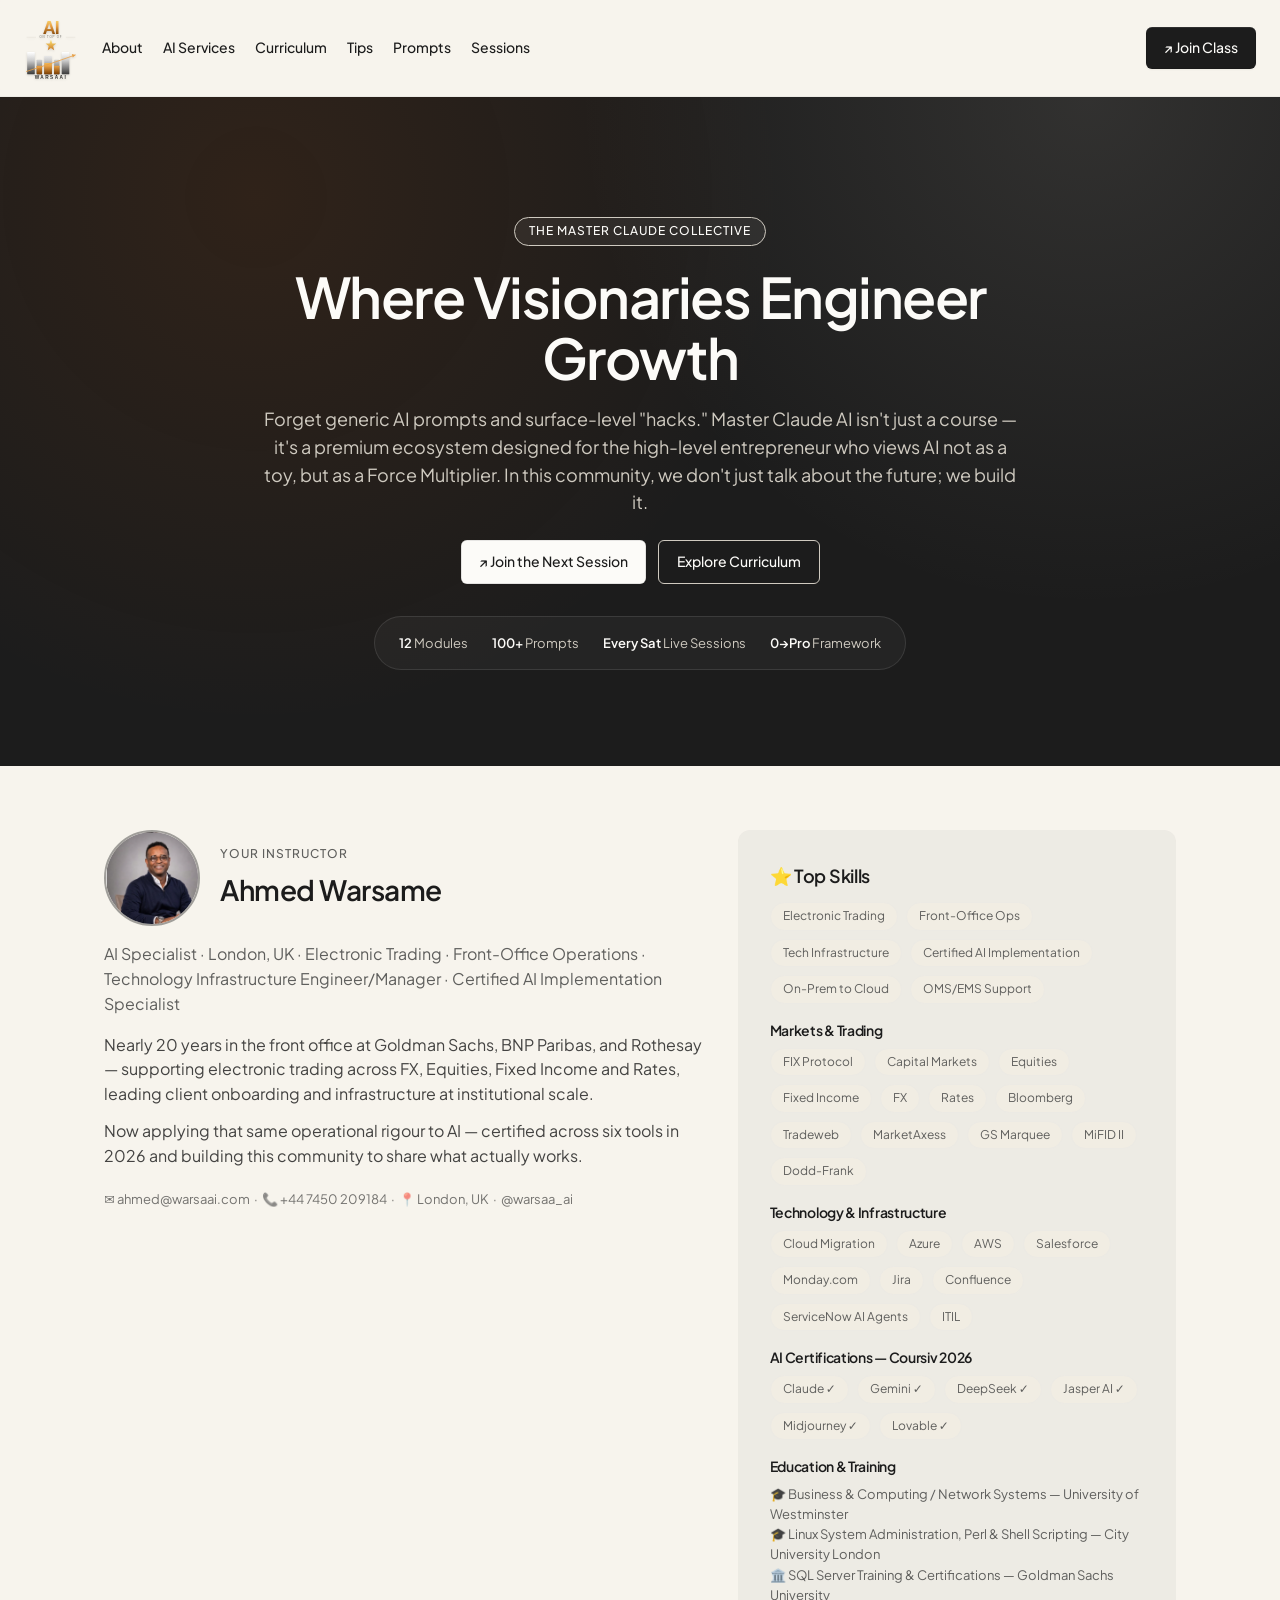
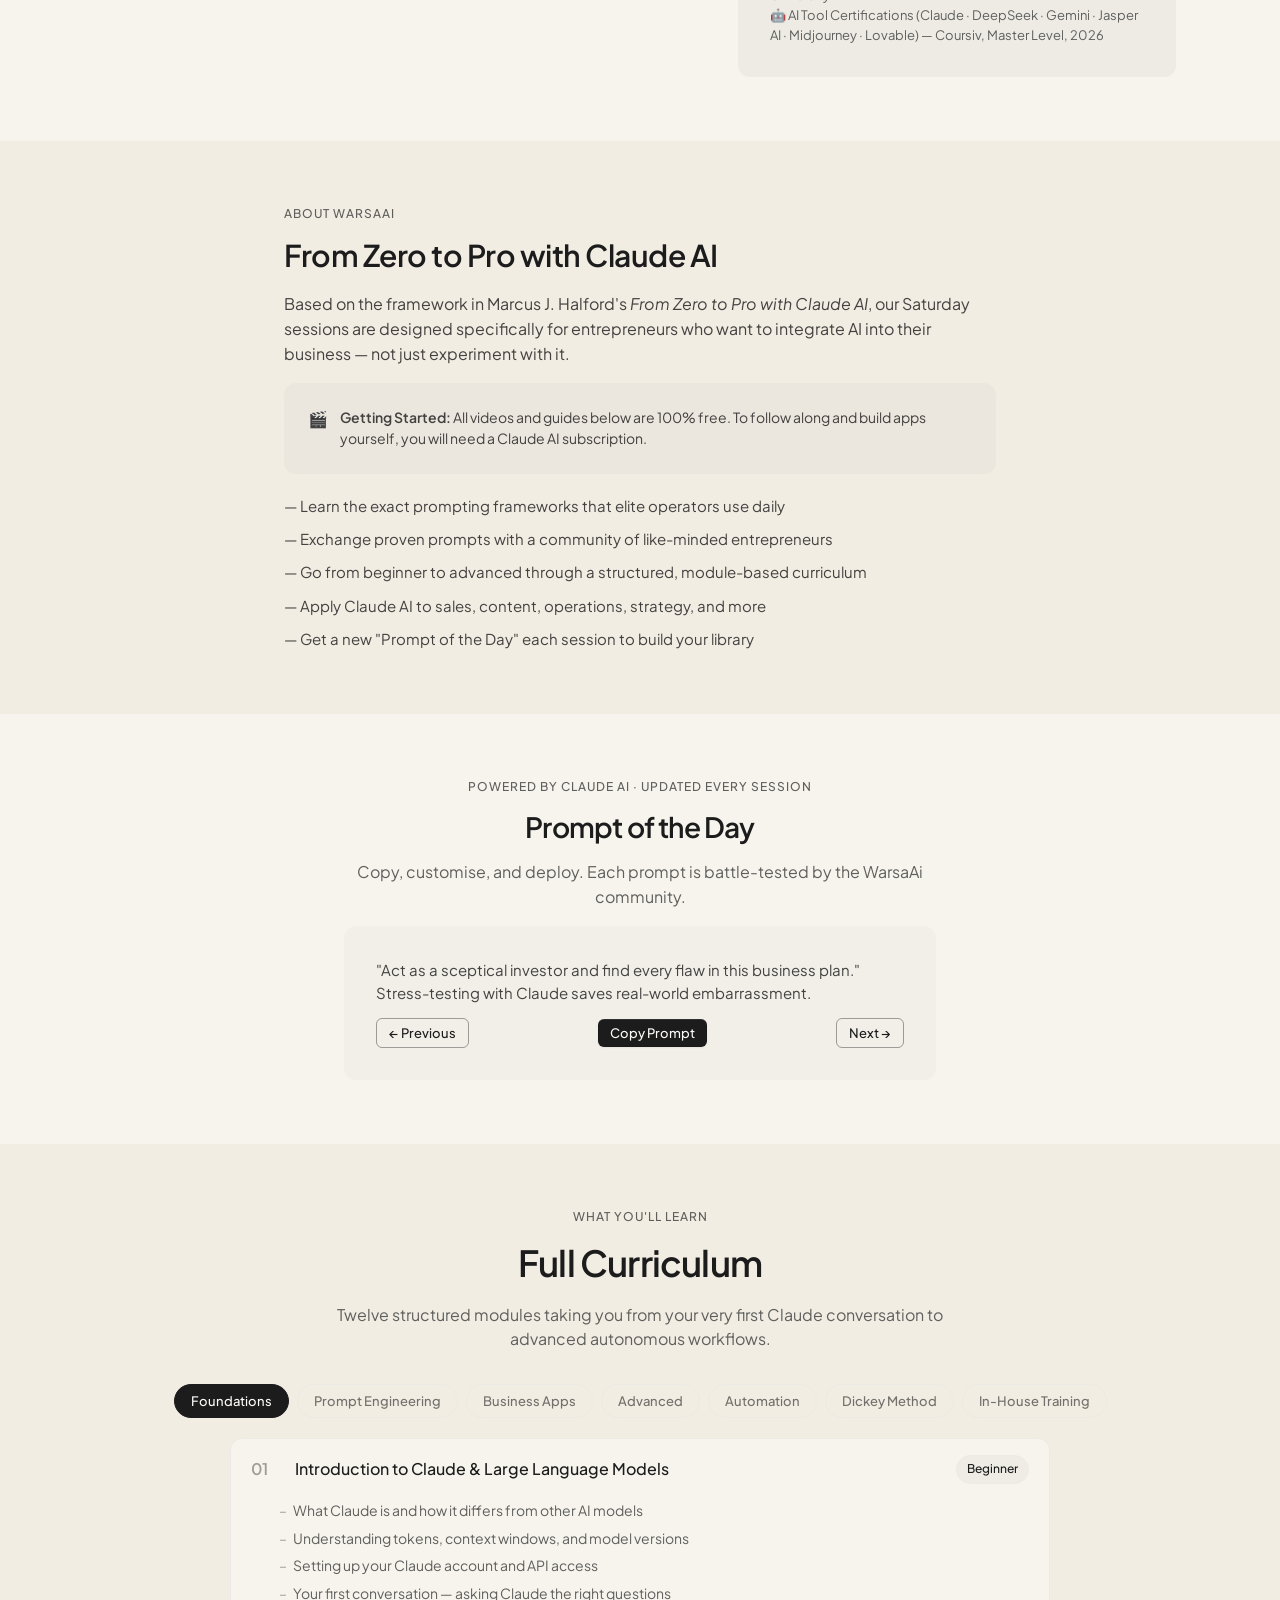
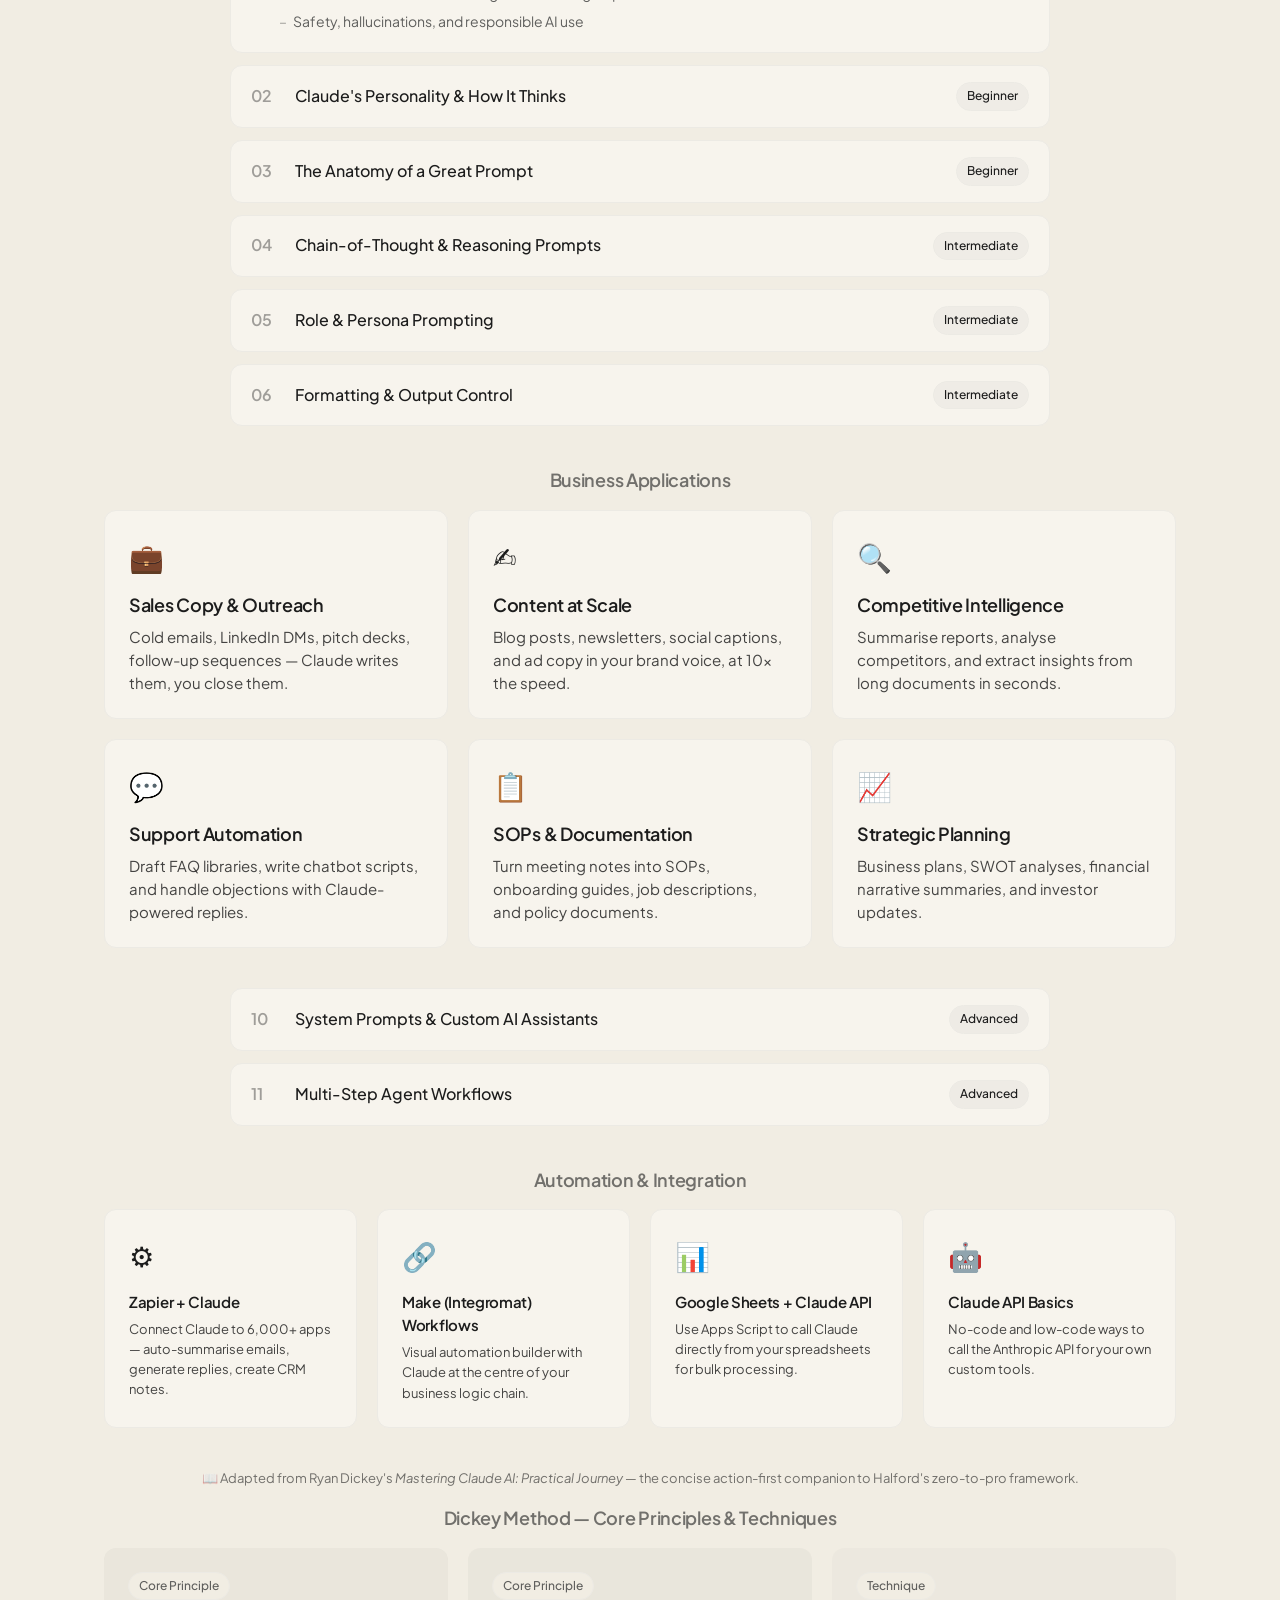
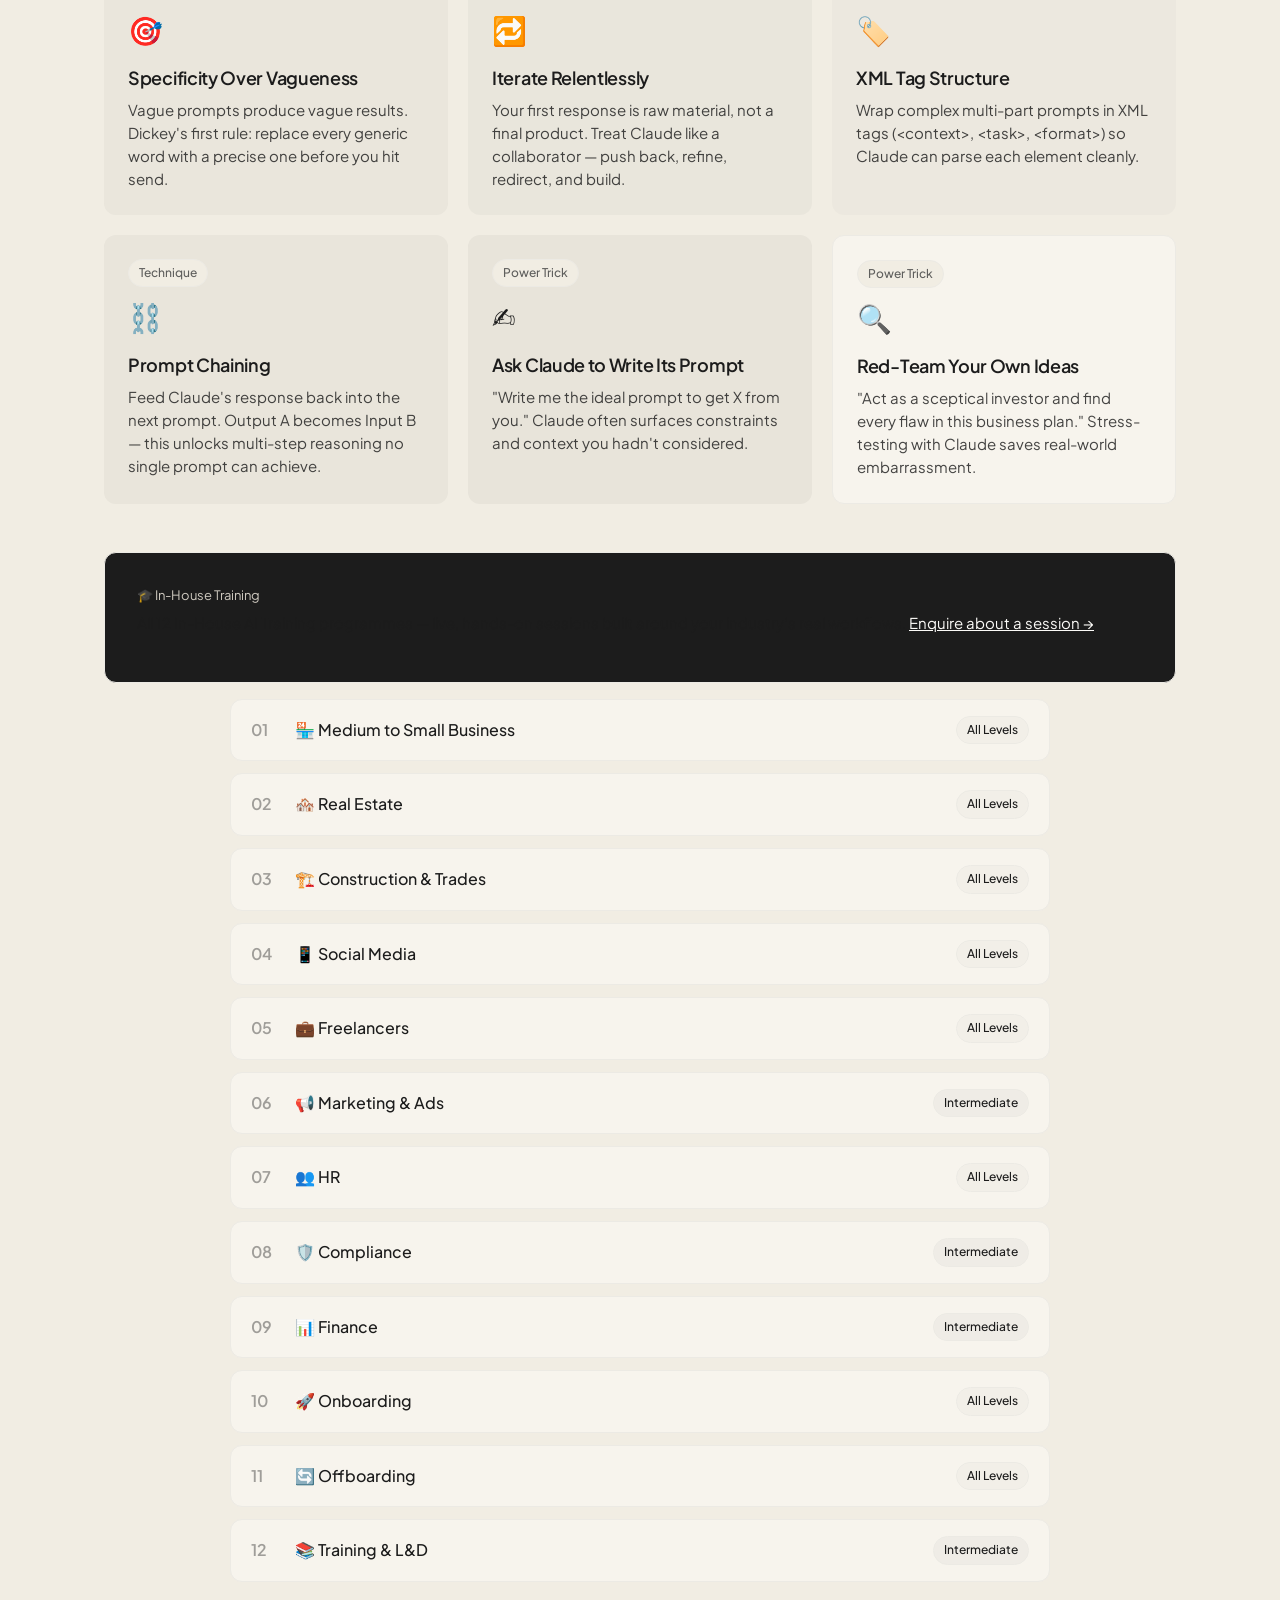
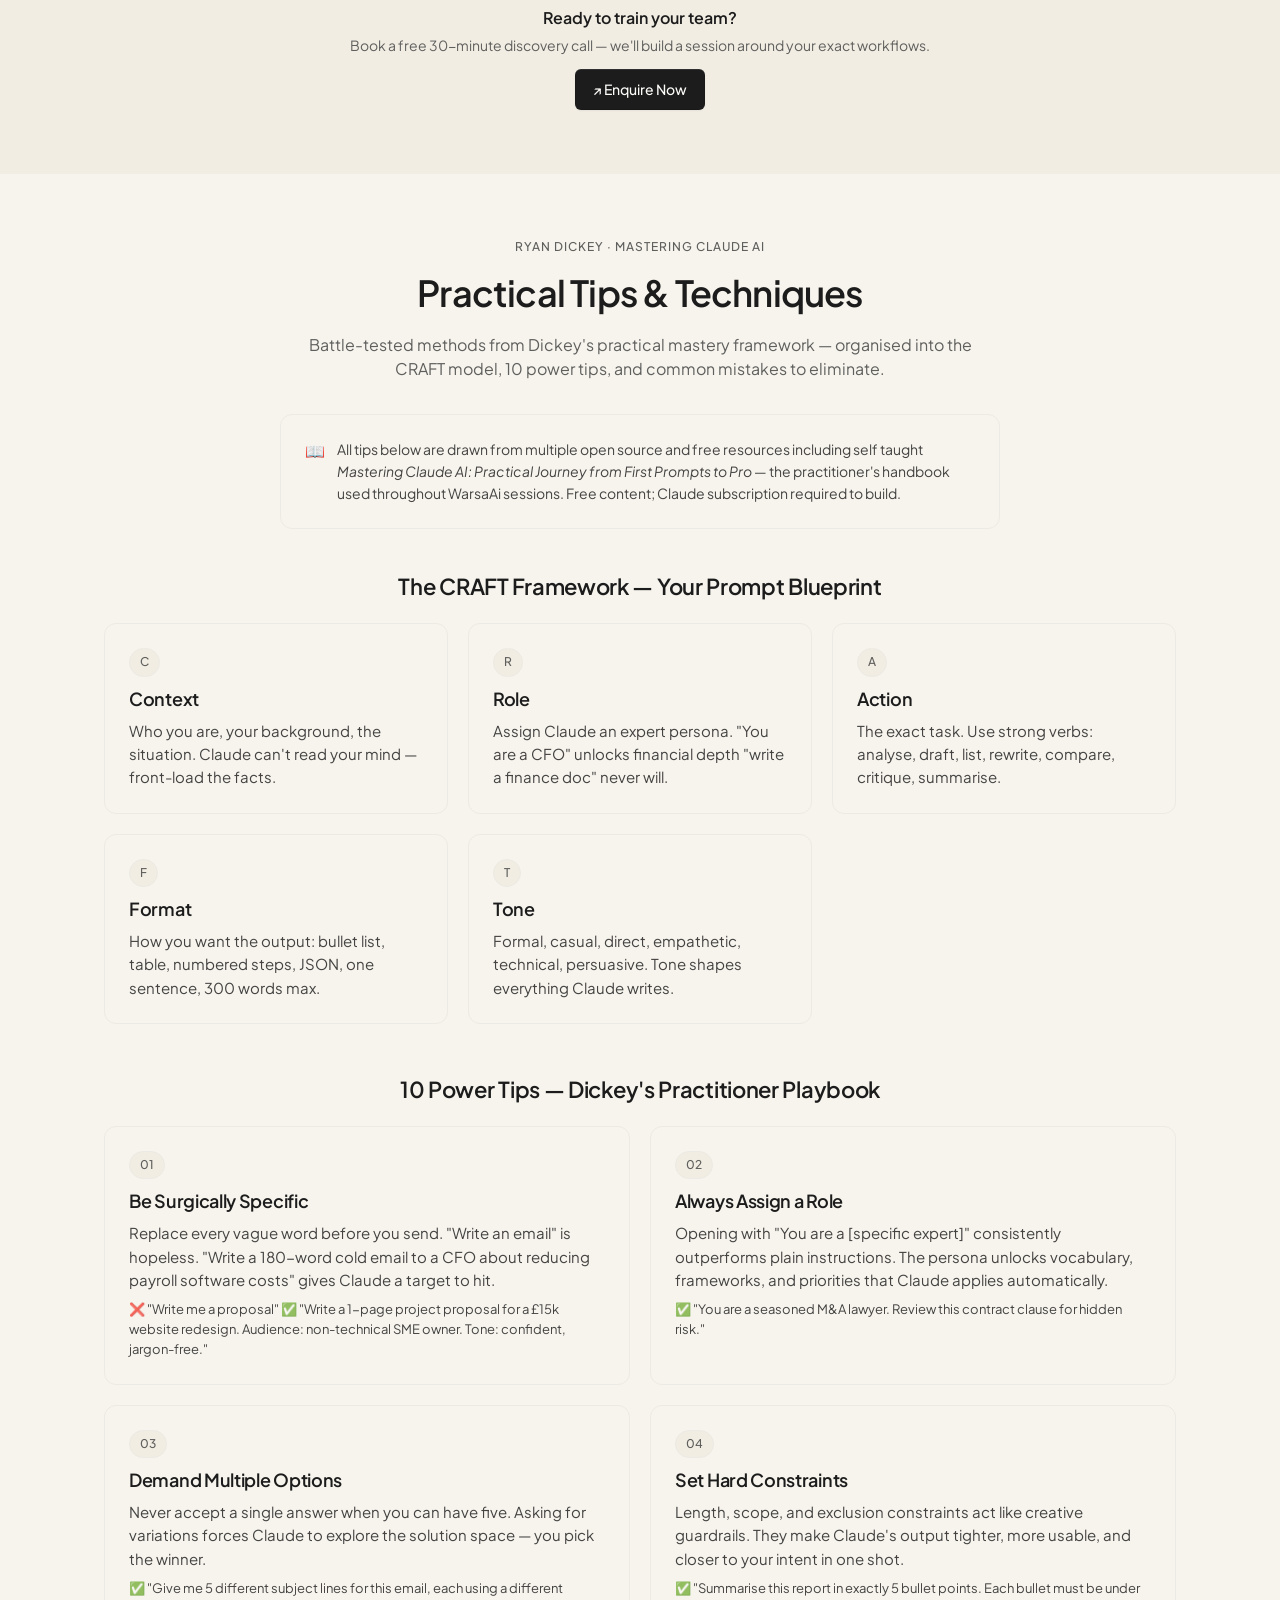
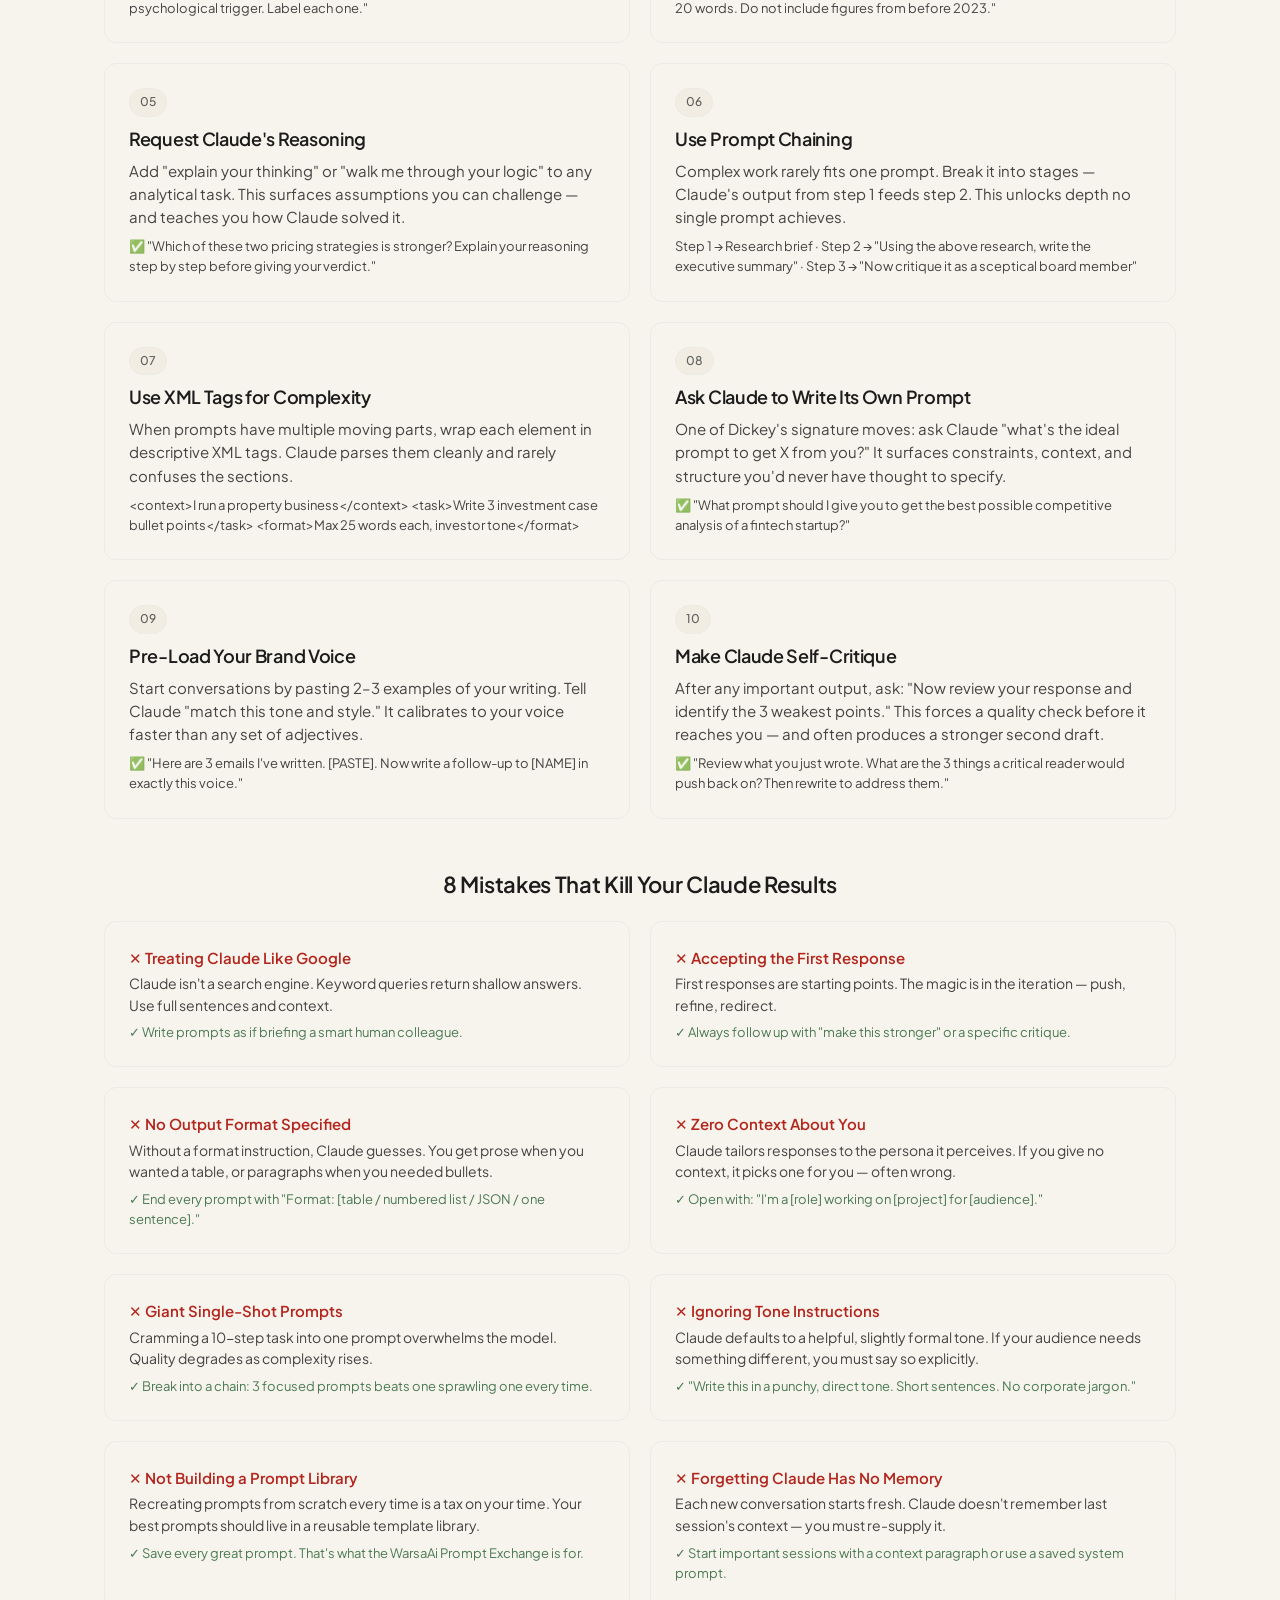
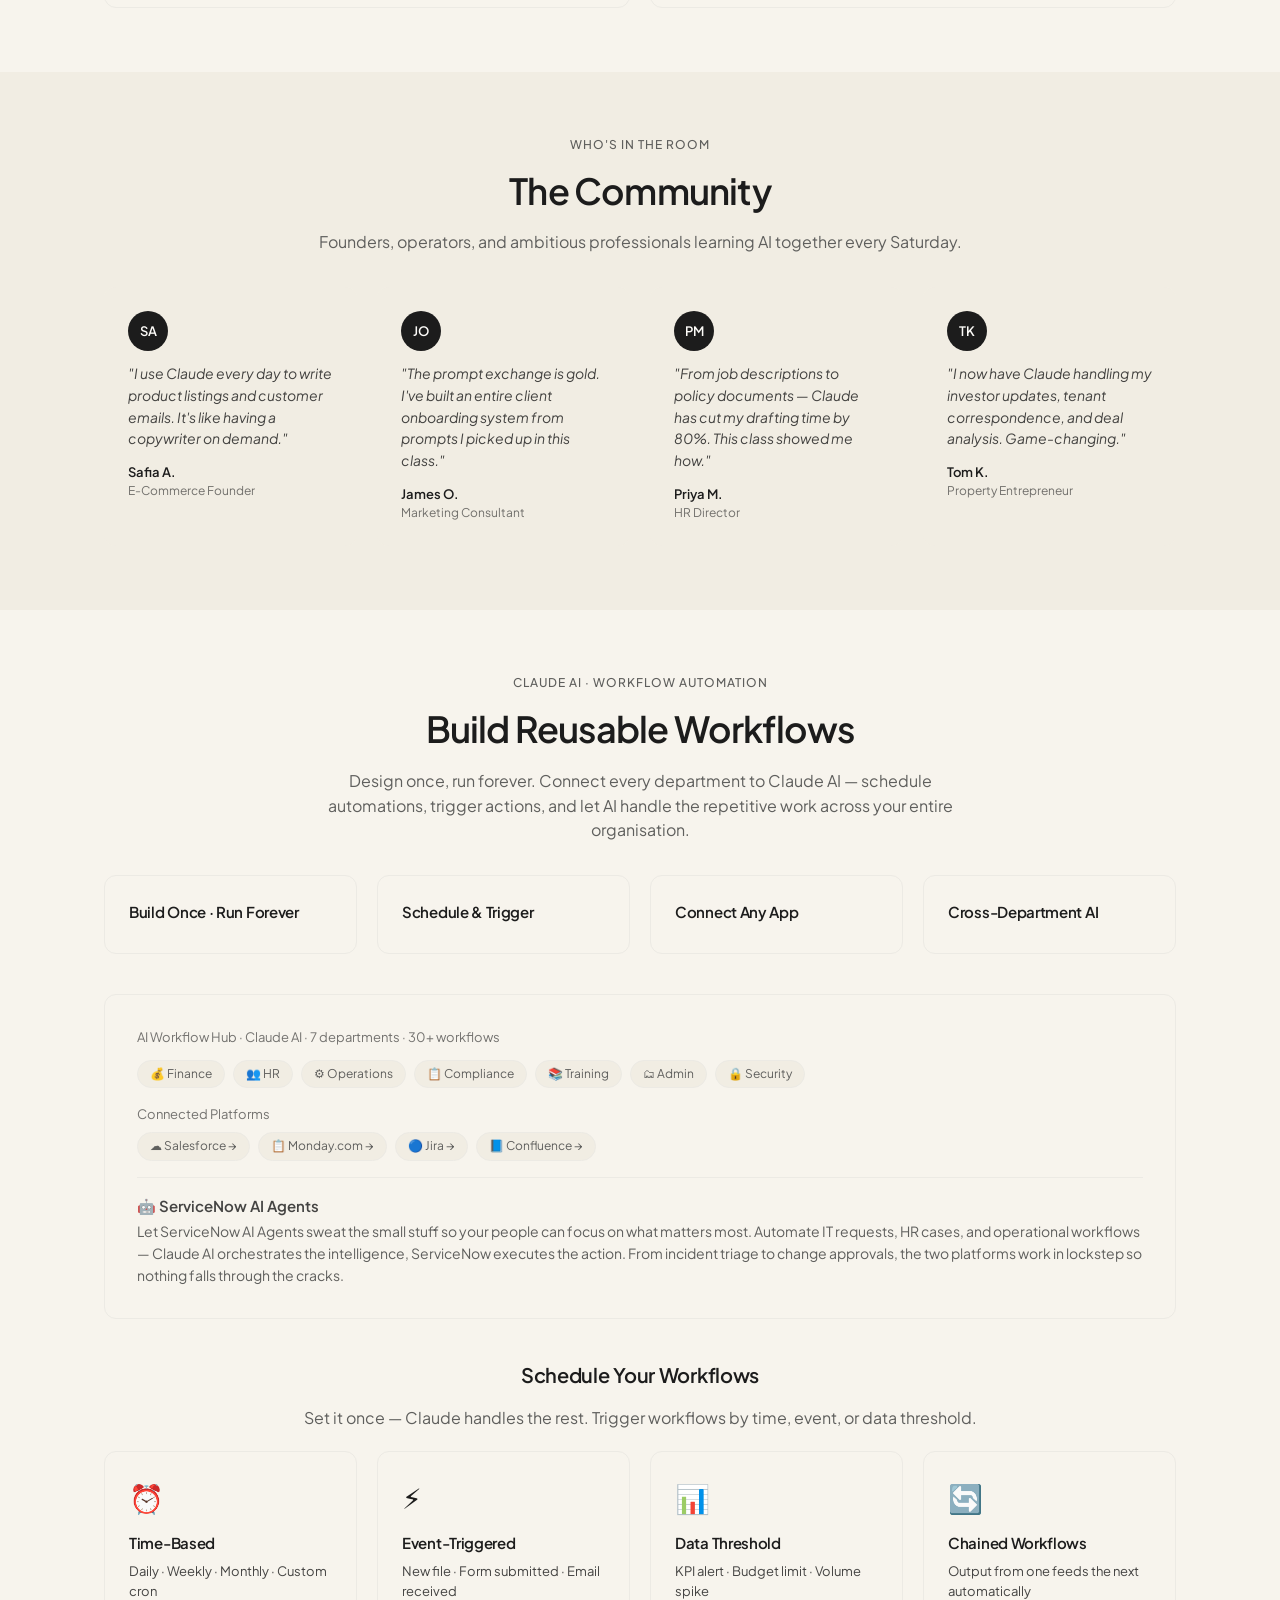
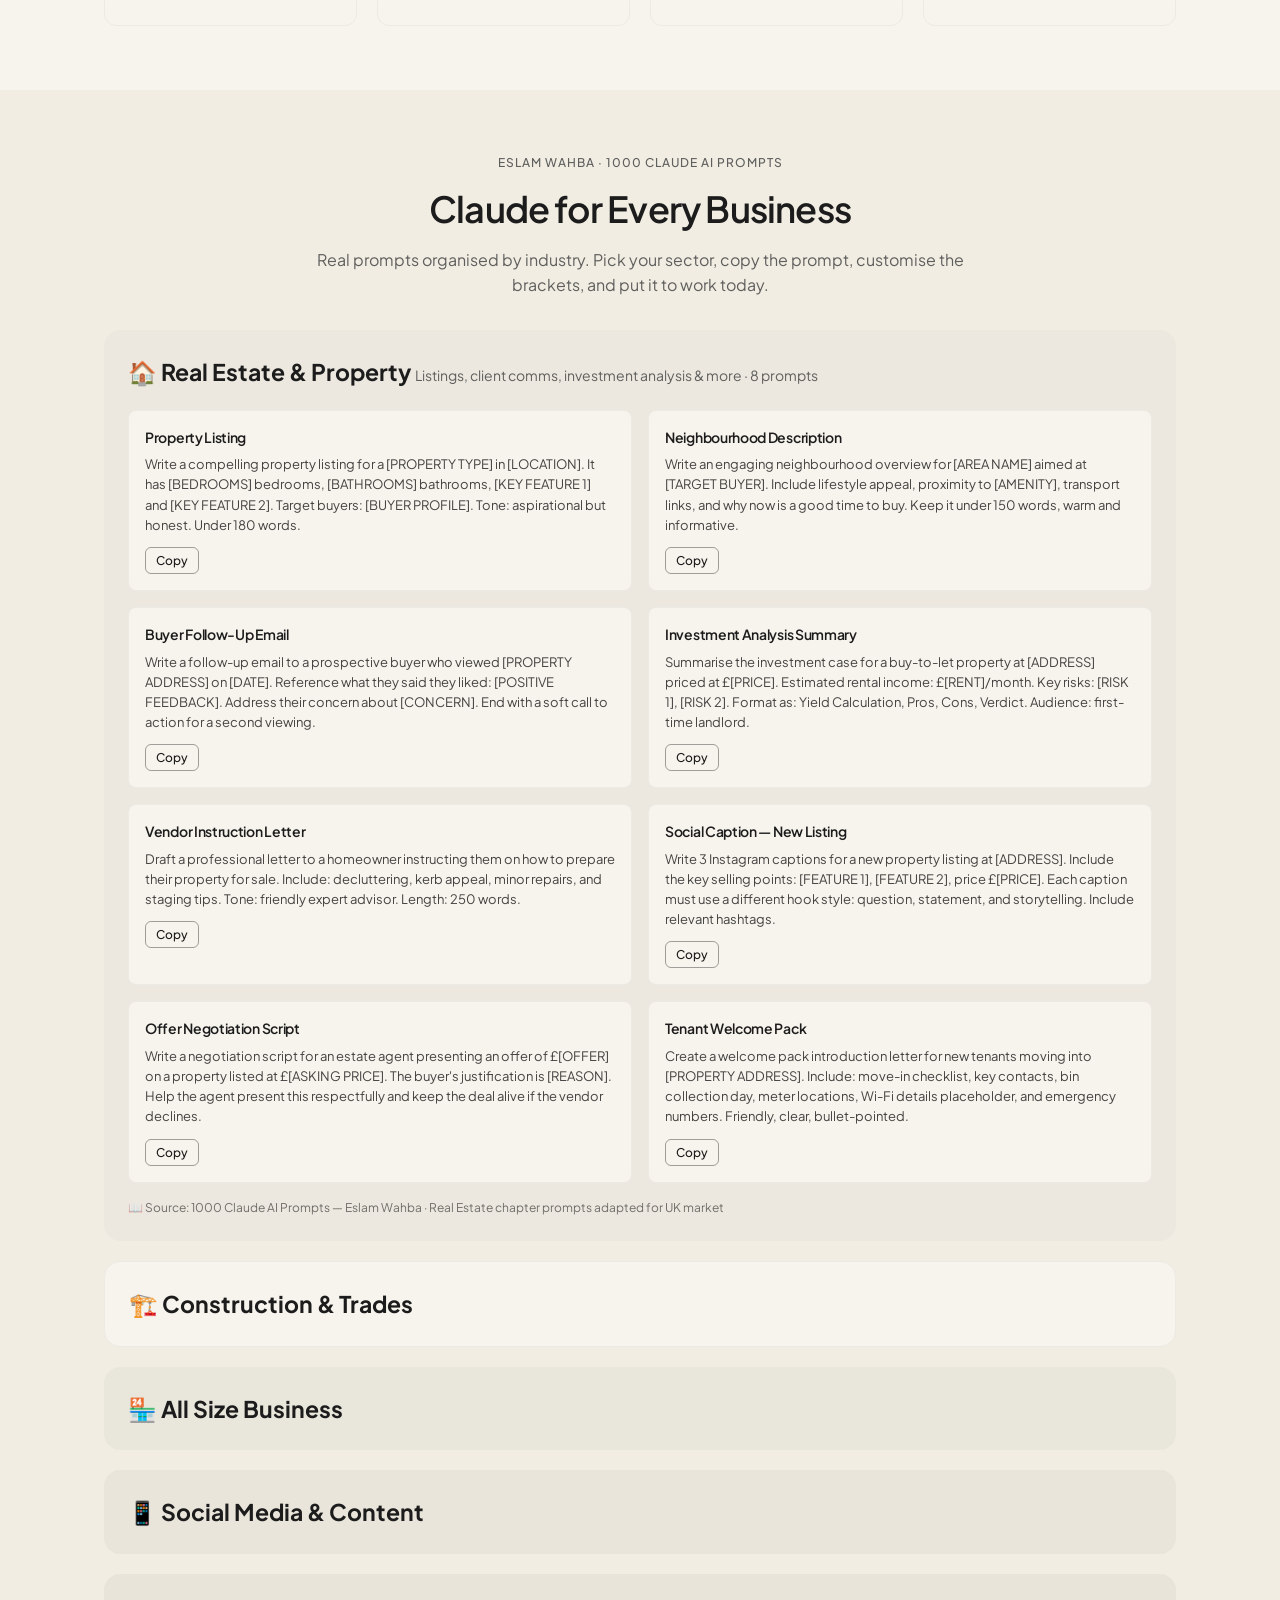
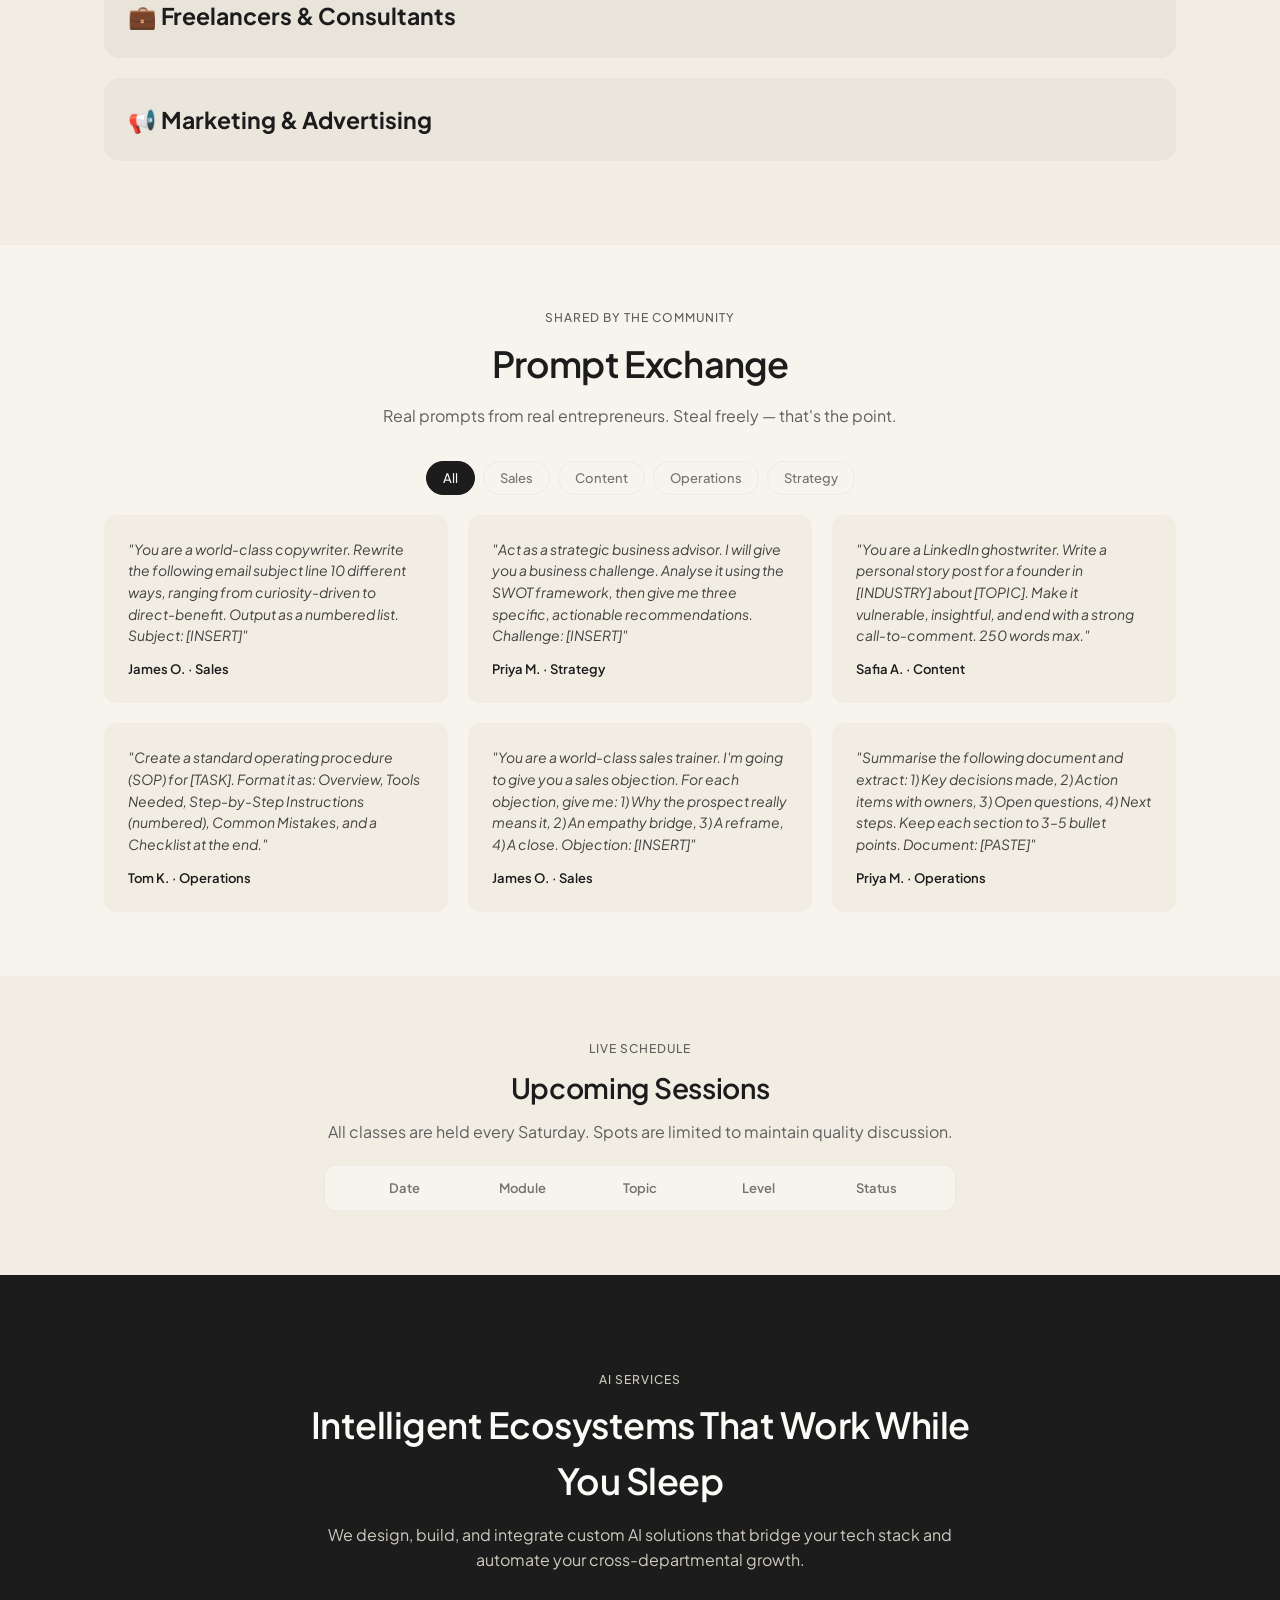
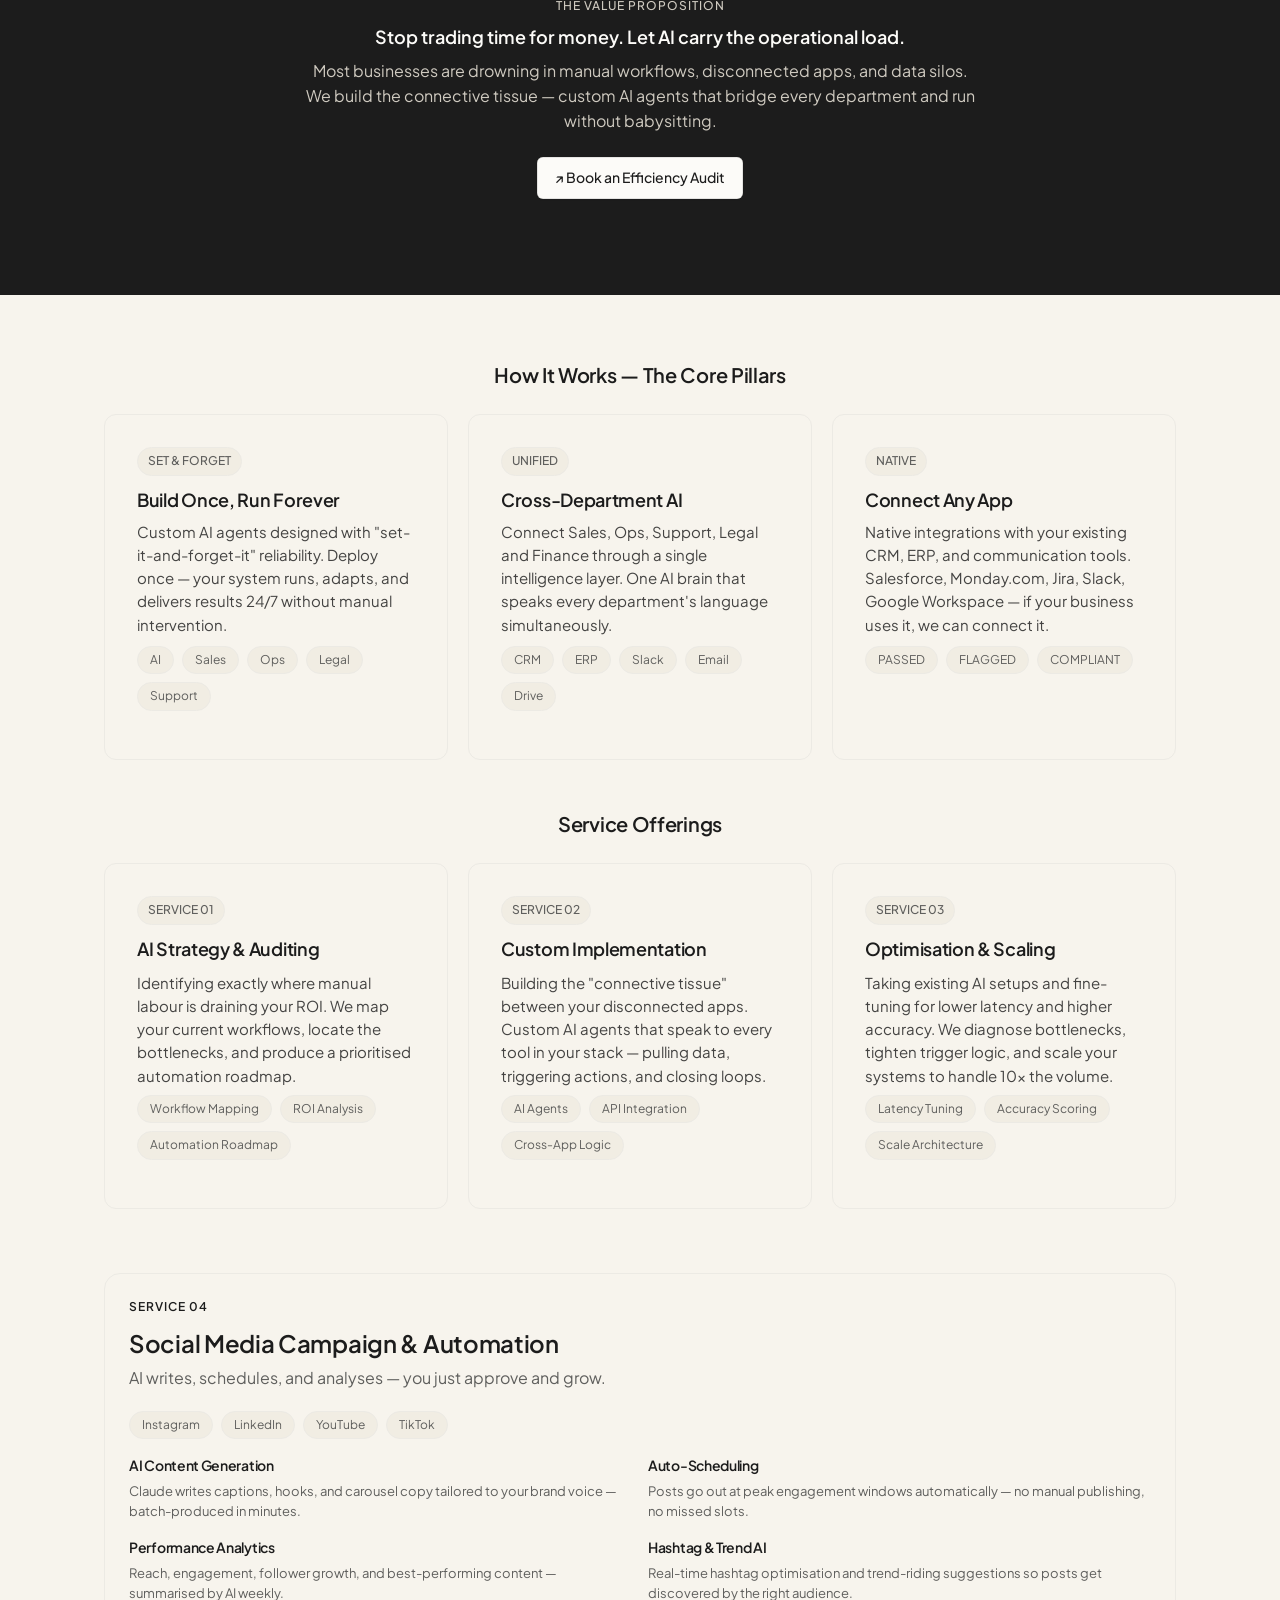
<file: docs/index.html>
<!DOCTYPE html>
<html lang="en">
<head>
<meta charset="UTF-8">
<meta name="viewport" content="width=device-width, initial-scale=1.0, viewport-fit=cover">
<link rel="preconnect" href="https://fonts.googleapis.com">
<link rel="preconnect" href="https://fonts.gstatic.com" crossorigin>
<link href="https://fonts.googleapis.com/css2?family=Plus+Jakarta+Sans:wght@400;500;600&display=swap" rel="stylesheet">
<title>WarsaAi — AI for Entrepreneurs (Lovable-inspired redesign)</title>
<meta name="description" content="WarsaAi — live in-house AI training and custom automation services for entrepreneurs, small businesses, real estate, construction, HR, finance and more.">
<link rel="stylesheet" href="styles.css">
</head>
<body>

<nav class="nav">
  <a href="#home" class="logo-lockup">
    <svg class="brand-mark" viewBox="0 0 170 202" fill="none" xmlns="http://www.w3.org/2000/svg">
      <defs>
        <linearGradient id="nav-ai" x1="0" y1="5" x2="0" y2="62" gradientUnits="userSpaceOnUse"><stop offset="0%" stop-color="#FFE87A"/><stop offset="48%" stop-color="#E8A045"/><stop offset="100%" stop-color="#7A3C00"/></linearGradient>
        <linearGradient id="nav-star" x1="0" y1="75" x2="0" y2="112" gradientUnits="userSpaceOnUse"><stop offset="0%" stop-color="#FFE87A"/><stop offset="100%" stop-color="#C46B1A"/></linearGradient>
        <linearGradient id="nav-silver" x1="0" y1="114" x2="0" y2="184" gradientUnits="userSpaceOnUse"><stop offset="0%" stop-color="#FFFFFF"/><stop offset="38%" stop-color="#CCCCCC"/><stop offset="100%" stop-color="#3A3A3A"/></linearGradient>
        <linearGradient id="nav-gold" x1="0" y1="130" x2="0" y2="184" gradientUnits="userSpaceOnUse"><stop offset="0%" stop-color="#FFE87A"/><stop offset="52%" stop-color="#E8A045"/><stop offset="100%" stop-color="#7A3C00"/></linearGradient>
        <linearGradient id="nav-wtext" x1="0" y1="187" x2="0" y2="202" gradientUnits="userSpaceOnUse"><stop offset="0%" stop-color="#1a1a1a"/><stop offset="100%" stop-color="#5d5b54"/></linearGradient>
      </defs>
      <text x="85" y="58" text-anchor="middle" font-family="'Arial Black',Impact,'Helvetica Neue',sans-serif" font-size="56" font-weight="900" fill="url(#nav-ai)" letter-spacing="-2">AI</text>
      <line x1="8" y1="67" x2="38" y2="67" stroke="#c8c4be" stroke-width="0.8"/>
      <text x="85" y="71" text-anchor="middle" font-family="Arial,sans-serif" font-size="9" fill="#787671" letter-spacing="2.5">ON TOP OF</text>
      <line x1="132" y1="67" x2="162" y2="67" stroke="#c8c4be" stroke-width="0.8"/>
      <polygon points="85,74 89,87 102,87 92,95 95,108 85,101 75,108 78,95 68,87 81,87" fill="url(#nav-star)"/>
      <rect x="10" y="114" width="24" height="70" rx="2" fill="url(#nav-silver)"/>
      <rect x="40" y="138" width="17" height="46" rx="2" fill="url(#nav-silver)"/>
      <rect x="64" y="126" width="24" height="58" rx="2" fill="url(#nav-silver)"/>
      <rect x="95" y="138" width="17" height="46" rx="2" fill="url(#nav-silver)"/>
      <rect x="119" y="114" width="24" height="70" rx="2" fill="url(#nav-silver)"/>
      <rect x="40" y="157" width="17" height="27" rx="1.5" fill="url(#nav-gold)"/>
      <rect x="64" y="148" width="24" height="36" rx="1.5" fill="url(#nav-gold)"/>
      <rect x="95" y="157" width="17" height="27" rx="1.5" fill="url(#nav-gold)"/>
      <path d="M8,175 Q85,151 162,123" stroke="#E8A045" stroke-width="2.5" stroke-linecap="round"/>
      <polygon points="162,123 151,120 154,131" fill="#E8A045"/>
      <text x="85" y="200" text-anchor="middle" font-family="'Arial Black',Impact,'Helvetica Neue',sans-serif" font-size="15" font-weight="900" fill="url(#nav-wtext)" letter-spacing="4.5">WARSAAI</text>
    </svg>
  </a>
  <div class="nav-links">
    <a href="#about">About</a>
    <a href="#aiservices">AI Services</a>
    <a href="#curriculum">Curriculum</a>
    <a href="#tips">Tips</a>
    <a href="#usecases">Prompts</a>
    <a href="#sessions">Sessions</a>
  </div>
  <div class="nav-right">
    <a href="#register" class="btn btn-primary">↗ Join Class</a>
  </div>
</nav>

<!-- HOME -->
<section id="home" class="hero">
  <div class="hero-inner">
    <span class="eyebrow-pill">The Master Claude Collective</span>
    <h1>Where Visionaries Engineer Growth</h1>
    <p class="subtitle">Forget generic AI prompts and surface-level "hacks." Master Claude AI isn't just a course — it's a premium ecosystem designed for the high-level entrepreneur who views AI not as a toy, but as a Force Multiplier. In this community, we don't just talk about the future; we build it.</p>
    <div class="hero-actions">
      <a href="#register" class="btn btn-on-dark">↗ Join the Next Session</a>
      <a href="#curriculum" class="btn btn-secondary-on-dark">Explore Curriculum</a>
    </div>
    <div class="stat-strip">
      <span><strong>12</strong> Modules</span>
      <span><strong>100+</strong> Prompts</span>
      <span><strong>Every Sat</strong> Live Sessions</span>
      <span><strong>0→Pro</strong> Framework</span>
    </div>
  </div>
</section>

<!-- MEET -->
<section id="meet" class="section">
  <div class="container grid grid-asym">
    <div>
      <div style="display:flex;align-items:center;gap:20px;margin-bottom:16px;">
        <img src="ahmed-warsame.png" alt="Ahmed Warsame — Founder of WarsaAi" style="width:96px;height:96px;border-radius:50%;object-fit:cover;object-position:center;border:2px solid var(--hairline-strong);flex-shrink:0;">
        <div>
          <div class="kicker" style="margin-bottom:4px;">Your Instructor</div>
          <h2 style="font-size:28px;letter-spacing:-0.5px;">Ahmed Warsame</h2>
        </div>
      </div>
      <p style="color:var(--slate);margin-bottom:16px;">AI Specialist · London, UK · Electronic Trading · Front-Office Operations · Technology Infrastructure Engineer/Manager · Certified AI Implementation Specialist</p>
      <p style="color:var(--charcoal);margin-bottom:12px;">Nearly 20 years in the front office at Goldman Sachs, BNP Paribas, and Rothesay — supporting electronic trading across FX, Equities, Fixed Income and Rates, leading client onboarding and infrastructure at institutional scale.</p>
      <p style="color:var(--charcoal);margin-bottom:20px;">Now applying that same operational rigour to AI — certified across six tools in 2026 and building this community to share what actually works.</p>
      <p style="font-size:13px;color:var(--steel);">✉️ ahmed@warsaai.com &nbsp;·&nbsp; 📞 +44 7450 209184 &nbsp;·&nbsp; 📍 London, UK &nbsp;·&nbsp; @warsaa_ai</p>
    </div>
    <div class="card card-feature tint-lavender">
      <h3 style="margin-bottom:12px;">⭐ Top Skills</h3>
      <div class="chip-row">
        <span class="chip">Electronic Trading</span><span class="chip">Front-Office Ops</span>
        <span class="chip">Tech Infrastructure</span><span class="chip">Certified AI Implementation</span>
        <span class="chip">On-Prem to Cloud</span><span class="chip">OMS/EMS Support</span>
      </div>
      <h4 style="font-size:14px;margin:16px 0 6px;">Markets & Trading</h4>
      <div class="chip-row">
        <span class="chip">FIX Protocol</span><span class="chip">Capital Markets</span><span class="chip">Equities</span>
        <span class="chip">Fixed Income</span><span class="chip">FX</span><span class="chip">Rates</span>
        <span class="chip">Bloomberg</span><span class="chip">Tradeweb</span><span class="chip">MarketAxess</span>
        <span class="chip">GS Marquee</span><span class="chip">MiFID II</span><span class="chip">Dodd-Frank</span>
      </div>
      <h4 style="font-size:14px;margin:16px 0 6px;">Technology & Infrastructure</h4>
      <div class="chip-row">
        <span class="chip">Cloud Migration</span><span class="chip">Azure</span><span class="chip">AWS</span>
        <span class="chip">Salesforce</span><span class="chip">Monday.com</span><span class="chip">Jira</span>
        <span class="chip">Confluence</span><span class="chip">ServiceNow AI Agents</span><span class="chip">ITIL</span>
      </div>
      <h4 style="font-size:14px;margin:16px 0 6px;">AI Certifications — Coursiv 2026</h4>
      <div class="chip-row">
        <span class="chip">Claude ✓</span><span class="chip">Gemini ✓</span><span class="chip">DeepSeek ✓</span>
        <span class="chip">Jasper AI ✓</span><span class="chip">Midjourney ✓</span><span class="chip">Lovable ✓</span>
      </div>
      <h4 style="font-size:14px;margin:16px 0 6px;">Education & Training</h4>
      <p style="font-size:13px;color:var(--slate);">🎓 Business & Computing / Network Systems — University of Westminster<br>
      🎓 Linux System Administration, Perl & Shell Scripting — City University London<br>
      🏛️ SQL Server Training & Certifications — Goldman Sachs University<br>
      🤖 AI Tool Certifications (Claude · DeepSeek · Gemini · Jasper AI · Midjourney · Lovable) — Coursiv, Master Level, 2026</p>
    </div>
  </div>
</section>

<!-- ABOUT -->
<section id="about" class="section section-surface">
  <div class="container" style="max-width:760px;">
    <div class="kicker">About WarsaAi</div>
    <h2 style="font-size:30px;letter-spacing:-0.5px;margin-bottom:14px;">From Zero to Pro with Claude AI</h2>
    <p style="color:var(--charcoal);margin-bottom:16px;">Based on the framework in Marcus J. Halford's <em>From Zero to Pro with Claude AI</em>, our Saturday sessions are designed specifically for entrepreneurs who want to integrate AI into their business — not just experiment with it.</p>
    <div class="card tint-peach" style="margin-bottom:20px;display:flex;gap:12px;align-items:flex-start;">
      <span>🎬</span>
      <p style="font-size:14px;"><strong>Getting Started:</strong> All videos and guides below are 100% free. To follow along and build apps yourself, you will need a Claude AI subscription.</p>
    </div>
    <ul style="display:flex;flex-direction:column;gap:10px;font-size:15px;color:var(--charcoal);">
      <li>— Learn the exact prompting frameworks that elite operators use daily</li>
      <li>— Exchange proven prompts with a community of like-minded entrepreneurs</li>
      <li>— Go from beginner to advanced through a structured, module-based curriculum</li>
      <li>— Apply Claude AI to sales, content, operations, strategy, and more</li>
      <li>— Get a new "Prompt of the Day" each session to build your library</li>
    </ul>
  </div>
</section>

<!-- PROMPT OF THE DAY -->
<section id="prompt" class="section">
  <div class="container" style="max-width:640px;">
    <div class="section-head" style="margin-bottom:16px;">
      <div class="kicker">Powered by Claude AI · Updated Every Session</div>
      <h2 style="font-size:28px;">Prompt of the Day</h2>
      <p>Copy, customise, and deploy. Each prompt is battle-tested by the WarsaAi community.</p>
    </div>
    <div class="card card-feature tint-sky" id="potd-card">
      <p id="potd-text" style="font-size:15px;color:var(--charcoal);margin-bottom:14px;">"Act as a sceptical investor and find every flaw in this business plan." Stress-testing with Claude saves real-world embarrassment.</p>
      <div style="display:flex;justify-content:space-between;align-items:center;">
        <button class="btn btn-sm btn-secondary" onclick="potdShift(-1)">← Previous</button>
        <button class="btn btn-sm btn-primary copy-btn" data-copy="Act as a sceptical investor and find every flaw in this business plan.">Copy Prompt</button>
        <button class="btn btn-sm btn-secondary" onclick="potdShift(1)">Next →</button>
      </div>
    </div>
  </div>
</section>

<!-- CURRICULUM -->
<section id="curriculum" class="section section-surface">
  <div class="container">
    <div class="section-head">
      <div class="kicker">What You'll Learn</div>
      <h2>Full Curriculum</h2>
      <p>Twelve structured modules taking you from your very first Claude conversation to advanced autonomous workflows.</p>
    </div>
    <div class="tab-row">
      <span class="pill-tab active">Foundations</span><span class="pill-tab">Prompt Engineering</span>
      <span class="pill-tab">Business Apps</span><span class="pill-tab">Advanced</span>
      <span class="pill-tab">Automation</span><span class="pill-tab">Dickey Method</span>
      <span class="pill-tab">In-House Training</span>
    </div>

    <div class="module-list">
      <details class="module" open><summary><span class="num">01</span><span class="title">Introduction to Claude &amp; Large Language Models</span><span class="pill-tag level-beginner">Beginner</span></summary>
        <ul><li>What Claude is and how it differs from other AI models</li><li>Understanding tokens, context windows, and model versions</li><li>Setting up your Claude account and API access</li><li>Your first conversation — asking Claude the right questions</li><li>Safety, hallucinations, and responsible AI use</li></ul></details>
      <details class="module"><summary><span class="num">02</span><span class="title">Claude's Personality &amp; How It Thinks</span><span class="pill-tag level-beginner">Beginner</span></summary>
        <ul><li>Constitutional AI — Claude's values and guardrails explained</li><li>How Claude interprets ambiguity and fills in gaps</li><li>The role of tone, context, and persona in Claude's outputs</li><li>When Claude says "no" — and how to rephrase effectively</li></ul></details>
      <details class="module"><summary><span class="num">03</span><span class="title">The Anatomy of a Great Prompt</span><span class="pill-tag level-beginner">Beginner</span></summary>
        <ul><li>Role, task, context, format — the four building blocks</li><li>Why vague prompts produce vague results</li><li>Specificity drills — comparing weak vs. strong prompts</li><li>Giving Claude examples (few-shot prompting)</li></ul></details>
      <details class="module"><summary><span class="num">04</span><span class="title">Chain-of-Thought &amp; Reasoning Prompts</span><span class="pill-tag level-intermediate">Intermediate</span></summary>
        <ul><li>Asking Claude to "think step by step" and why it works</li><li>Decomposing complex problems into sequential tasks</li><li>Self-critique loops — making Claude check its own work</li><li>Tree-of-thought prompting for strategic decisions</li></ul></details>
      <details class="module"><summary><span class="num">05</span><span class="title">Role &amp; Persona Prompting</span><span class="pill-tag level-intermediate">Intermediate</span></summary>
        <ul><li>Assigning expert roles to unlock domain-specific depth</li><li>Creating custom AI advisors for your business</li><li>Maintaining persona consistency across long conversations</li><li>Red-team personas for stress-testing your strategy</li></ul></details>
      <details class="module"><summary><span class="num">06</span><span class="title">Formatting &amp; Output Control</span><span class="pill-tag level-intermediate">Intermediate</span></summary>
        <ul><li>Structuring outputs as tables, JSON, Markdown, or plain prose</li><li>Length control and response density</li><li>Asking Claude to produce templates you can reuse</li><li>Exporting and integrating Claude outputs into your workflow</li></ul></details>
    </div>

    <h3 style="text-align:center;font-size:18px;margin:40px 0 16px;color:var(--steel);">Business Applications</h3>
    <div class="grid grid-3" style="margin-bottom:40px;">
      <div class="card"><span class="card-icon">💼</span><h3>Sales Copy &amp; Outreach</h3><p>Cold emails, LinkedIn DMs, pitch decks, follow-up sequences — Claude writes them, you close them.</p></div>
      <div class="card"><span class="card-icon">✍️</span><h3>Content at Scale</h3><p>Blog posts, newsletters, social captions, and ad copy in your brand voice, at 10× the speed.</p></div>
      <div class="card"><span class="card-icon">🔍</span><h3>Competitive Intelligence</h3><p>Summarise reports, analyse competitors, and extract insights from long documents in seconds.</p></div>
      <div class="card"><span class="card-icon">💬</span><h3>Support Automation</h3><p>Draft FAQ libraries, write chatbot scripts, and handle objections with Claude-powered replies.</p></div>
      <div class="card"><span class="card-icon">📋</span><h3>SOPs &amp; Documentation</h3><p>Turn meeting notes into SOPs, onboarding guides, job descriptions, and policy documents.</p></div>
      <div class="card"><span class="card-icon">📈</span><h3>Strategic Planning</h3><p>Business plans, SWOT analyses, financial narrative summaries, and investor updates.</p></div>
    </div>

    <div class="module-list">
      <details class="module"><summary><span class="num">10</span><span class="title">System Prompts &amp; Custom AI Assistants</span><span class="pill-tag level-advanced">Advanced</span></summary>
        <ul><li>Writing system prompts that shape Claude's entire behaviour</li><li>Building your own branded AI assistant using the API</li><li>Injecting live data into prompts with retrieval patterns</li><li>Memory techniques — summarise and re-inject conversation history</li></ul></details>
      <details class="module"><summary><span class="num">11</span><span class="title">Multi-Step Agent Workflows</span><span class="pill-tag level-advanced">Advanced</span></summary>
        <ul><li>Agentic Claude — giving it tools and letting it plan</li><li>Tool use: web search, code execution, file reading</li><li>Orchestrating multiple Claude calls in sequence</li><li>Error handling and fallback strategies in agentic chains</li></ul></details>
    </div>

    <h3 style="text-align:center;font-size:18px;margin:40px 0 16px;color:var(--steel);">Automation &amp; Integration</h3>
    <div class="grid grid-4" style="margin-bottom:40px;">
      <div class="card"><span class="card-icon">⚙️</span><h3 style="font-size:15px;">Zapier + Claude</h3><p style="font-size:13px;">Connect Claude to 6,000+ apps — auto-summarise emails, generate replies, create CRM notes.</p></div>
      <div class="card"><span class="card-icon">🔗</span><h3 style="font-size:15px;">Make (Integromat) Workflows</h3><p style="font-size:13px;">Visual automation builder with Claude at the centre of your business logic chain.</p></div>
      <div class="card"><span class="card-icon">📊</span><h3 style="font-size:15px;">Google Sheets + Claude API</h3><p style="font-size:13px;">Use Apps Script to call Claude directly from your spreadsheets for bulk processing.</p></div>
      <div class="card"><span class="card-icon">🤖</span><h3 style="font-size:15px;">Claude API Basics</h3><p style="font-size:13px;">No-code and low-code ways to call the Anthropic API for your own custom tools.</p></div>
    </div>

    <p style="text-align:center;font-size:13px;color:var(--steel);margin-bottom:16px;">📖 Adapted from Ryan Dickey's <em>Mastering Claude AI: Practical Journey</em> — the concise action-first companion to Halford's zero-to-pro framework.</p>
    <h3 style="text-align:center;font-size:18px;margin-bottom:16px;color:var(--steel);">Dickey Method — Core Principles &amp; Techniques</h3>
    <div class="grid grid-3" style="margin-bottom:48px;">
      <div class="card tint-yellow"><div class="pill-tag" style="margin-bottom:8px;">Core Principle</div><span class="card-icon">🎯</span><h3>Specificity Over Vagueness</h3><p>Vague prompts produce vague results. Dickey's first rule: replace every generic word with a precise one before you hit send.</p></div>
      <div class="card tint-mint"><div class="pill-tag" style="margin-bottom:8px;">Core Principle</div><span class="card-icon">🔁</span><h3>Iterate Relentlessly</h3><p>Your first response is raw material, not a final product. Treat Claude like a collaborator — push back, refine, redirect, and build.</p></div>
      <div class="card tint-sky"><div class="pill-tag" style="margin-bottom:8px;">Technique</div><span class="card-icon">🏷️</span><h3>XML Tag Structure</h3><p>Wrap complex multi-part prompts in XML tags (&lt;context&gt;, &lt;task&gt;, &lt;format&gt;) so Claude can parse each element cleanly.</p></div>
      <div class="card tint-rose"><div class="pill-tag" style="margin-bottom:8px;">Technique</div><span class="card-icon">⛓️</span><h3>Prompt Chaining</h3><p>Feed Claude's response back into the next prompt. Output A becomes Input B — this unlocks multi-step reasoning no single prompt can achieve.</p></div>
      <div class="card tint-lavender"><div class="pill-tag" style="margin-bottom:8px;">Power Trick</div><span class="card-icon">✍️</span><h3>Ask Claude to Write Its Prompt</h3><p>"Write me the ideal prompt to get X from you." Claude often surfaces constraints and context you hadn't considered.</p></div>
      <div class="card tint-cream"><div class="pill-tag" style="margin-bottom:8px;">Power Trick</div><span class="card-icon">🔍</span><h3>Red-Team Your Own Ideas</h3><p>"Act as a sceptical investor and find every flaw in this business plan." Stress-testing with Claude saves real-world embarrassment.</p></div>
    </div>

    <div class="card card-feature" style="background:var(--brand-navy);color:var(--on-dark);margin-bottom:16px;">
      <p style="font-size:13px;color:var(--brand-pink);margin-bottom:6px;">🎓 In-House Training</p>
      <p style="margin-bottom:16px;">All 12 In-House AI Training programmes — live, hands-on sessions built around your industry's real workflows. <a href="#aiservices" style="color:var(--on-dark);text-decoration:underline;">Enquire about a session →</a></p>
    </div>
    <div class="module-list">
      <details class="module"><summary><span class="num">01</span><span class="title">🏪 Medium to Small Business</span><span class="pill-tag level-all">All Levels</span></summary>
        <ul><li>AI-powered customer reply and complaint handling</li><li>Quote, proposal and contract generation in minutes</li><li>Bookkeeping summary and cash-flow narration</li><li>Marketing copy — social posts, ads, newsletters</li><li>Competitor and pricing research using AI</li><li>Save 15+ hours per week on manual admin tasks</li></ul></details>
      <details class="module"><summary><span class="num">02</span><span class="title">🏘️ Real Estate</span><span class="pill-tag level-all">All Levels</span></summary>
        <ul><li>AI listing descriptions that convert — tailored per property</li><li>Market comp research and valuation narratives in minutes</li><li>Client communication drafts — follow-ups, offers, updates</li><li>Lead qualification and CRM automation workflows</li><li>Investment analysis and deal memo generation</li><li>Investor pitch decks and property report narration</li></ul></details>
      <details class="module"><summary><span class="num">03</span><span class="title">🏗️ Construction &amp; Trades</span><span class="pill-tag level-all">All Levels</span></summary>
        <ul><li>AI-assisted bid writing and cost estimation</li><li>RFP and subcontractor scope of work summaries</li><li>Safety checklist and compliance draft generation</li><li>Project update reports and client progress summaries</li><li>Supplier communication and purchase order automation</li><li>Punch list and snagging documentation in one click</li></ul></details>
      <details class="module"><summary><span class="num">04</span><span class="title">📱 Social Media</span><span class="pill-tag level-all">All Levels</span></summary>
        <ul><li>30-day content calendars — posts, captions, hashtags</li><li>DM and comment automation with context-aware AI replies</li><li>Viral hook and headline generation across platforms</li><li>Short-form video scripts for Reels, TikTok and Shorts</li><li>Brand voice training — teaching AI to sound like you</li><li>Trend research and competitor content analysis</li></ul></details>
      <details class="module"><summary><span class="num">05</span><span class="title">💼 Freelancers</span><span class="pill-tag level-all">All Levels</span></summary>
        <ul><li>Cold outreach emails that actually get replies</li><li>Tiered service package builder — Starter, Growth, Premium</li><li>Client onboarding automation and welcome pack generation</li><li>Project scoping and deliverable definition prompts</li><li>Invoice chasing and payment reminder sequences</li><li>Portfolio case study and testimonial writing</li></ul></details>
      <details class="module"><summary><span class="num">06</span><span class="title">📢 Marketing &amp; Ads</span><span class="pill-tag level-intermediate">Intermediate</span></summary>
        <ul><li>Meta, Google and LinkedIn ad copy — headlines, body, CTA</li><li>A/B creative testing framework and performance analysis</li><li>Landing page copy optimisation with AI</li><li>Campaign brief and creative direction documents</li><li>ROI reporting — turning numbers into clear narratives</li><li>Retargeting sequence and abandoned cart copy</li></ul></details>
      <details class="module"><summary><span class="num">07</span><span class="title">👥 HR</span><span class="pill-tag level-all">All Levels</span></summary>
        <ul><li>Job description generation — inclusive, compelling, precise</li><li>CV screening and candidate shortlisting with AI</li><li>Interview question banks and scoring rubrics per role</li><li>Employee survey analysis and sentiment summaries</li><li>Performance review frameworks and feedback drafts</li><li>HR policy drafting and employee handbook generation</li></ul></details>
      <details class="module"><summary><span class="num">08</span><span class="title">🛡️ Compliance</span><span class="pill-tag level-intermediate">Intermediate</span></summary>
        <ul><li>Policy and procedure drafting tailored to your sector</li><li>Regulatory change summaries — plain English, actionable</li><li>Risk assessment and control matrix generation</li><li>Audit checklist creation and evidence mapping</li><li>Incident report narration and root cause analysis</li><li>GDPR, ISO and sector-specific compliance document drafts</li></ul></details>
      <details class="module"><summary><span class="num">09</span><span class="title">📊 Finance</span><span class="pill-tag level-intermediate">Intermediate</span></summary>
        <ul><li>Financial report narration — turning data into insight</li><li>Variance and trend analysis explanations for non-finance teams</li><li>Board pack and executive summary generation</li><li>Budget commentary and forecast narrative drafts</li><li>Cash flow monitoring summaries and alert descriptions</li><li>Investor update and management accounts narration</li></ul></details>
      <details class="module"><summary><span class="num">10</span><span class="title">🚀 Onboarding</span><span class="pill-tag level-all">All Levels</span></summary>
        <ul><li>New hire welcome pack generation — personalised per role</li><li>First-week schedule and induction agenda creation</li><li>Role-specific guide and process documentation</li><li>30/60/90-day onboarding plan per department</li><li>Manager checklist and buddy programme guides</li><li>Automated welcome email sequence for new starters</li></ul></details>
      <details class="module"><summary><span class="num">11</span><span class="title">🔄 Offboarding</span><span class="pill-tag level-all">All Levels</span></summary>
        <ul><li>Handover document generation — structured, complete, fast</li><li>Exit interview analysis and insight summaries</li><li>Knowledge transfer pack creation per role</li><li>Process documentation from outgoing staff notes</li><li>Leaver checklist and system access revocation guide</li><li>Alumni communication and reference letter drafts</li></ul></details>
      <details class="module"><summary><span class="num">12</span><span class="title">📚 Training &amp; L&amp;D</span><span class="pill-tag level-intermediate">Intermediate</span></summary>
        <ul><li>Course and module content drafting at scale</li><li>Quiz bank and assessment generation per learning objective</li><li>Personalised learning path creation for different roles</li><li>Facilitator guide and trainer notes generation</li><li>Post-training evaluation and feedback form design</li><li>Skills gap analysis and training needs assessment</li></ul></details>
    </div>
    <div style="text-align:center;margin-top:24px;">
      <p style="font-weight:600;margin-bottom:4px;">Ready to train your team?</p>
      <p style="color:var(--slate);font-size:14px;margin-bottom:12px;">Book a free 30-minute discovery call — we'll build a session around your exact workflows.</p>
      <a href="#register" class="btn btn-primary">↗ Enquire Now</a>
    </div>
  </div>
</section>

<!-- TIPS -->
<section id="tips" class="section">
  <div class="container">
    <div class="section-head">
      <div class="kicker">Ryan Dickey · Mastering Claude AI</div>
      <h2>Practical Tips &amp; Techniques</h2>
      <p>Battle-tested methods from Dickey's practical mastery framework — organised into the CRAFT model, 10 power tips, and common mistakes to eliminate.</p>
    </div>
    <div class="card tint-cream" style="max-width:720px;margin:0 auto 40px;display:flex;gap:12px;">
      <span>📖</span>
      <p style="font-size:14px;">All tips below are drawn from multiple open source and free resources including self taught <em>Mastering Claude AI: Practical Journey from First Prompts to Pro</em> — the practitioner's handbook used throughout WarsaAi sessions. Free content; Claude subscription required to build.</p>
    </div>

    <h3 style="text-align:center;font-size:22px;margin-bottom:20px;">The CRAFT Framework — Your Prompt Blueprint</h3>
    <div class="grid grid-3" style="margin-bottom:48px;">
      <div class="card"><div class="pill-tag" style="margin-bottom:8px;">C</div><h3>Context</h3><p>Who you are, your background, the situation. Claude can't read your mind — front-load the facts.</p></div>
      <div class="card"><div class="pill-tag" style="margin-bottom:8px;">R</div><h3>Role</h3><p>Assign Claude an expert persona. "You are a CFO" unlocks financial depth "write a finance doc" never will.</p></div>
      <div class="card"><div class="pill-tag" style="margin-bottom:8px;">A</div><h3>Action</h3><p>The exact task. Use strong verbs: analyse, draft, list, rewrite, compare, critique, summarise.</p></div>
      <div class="card"><div class="pill-tag" style="margin-bottom:8px;">F</div><h3>Format</h3><p>How you want the output: bullet list, table, numbered steps, JSON, one sentence, 300 words max.</p></div>
      <div class="card"><div class="pill-tag" style="margin-bottom:8px;">T</div><h3>Tone</h3><p>Formal, casual, direct, empathetic, technical, persuasive. Tone shapes everything Claude writes.</p></div>
    </div>

    <h3 style="text-align:center;font-size:22px;margin-bottom:20px;">10 Power Tips — Dickey's Practitioner Playbook</h3>
    <div class="grid grid-2" style="margin-bottom:48px;">
      <div class="card"><div class="pill-tag" style="margin-bottom:8px;">01</div><h3>Be Surgically Specific</h3><p>Replace every vague word before you send. "Write an email" is hopeless. "Write a 180-word cold email to a CFO about reducing payroll software costs" gives Claude a target to hit.</p><p style="margin-top:8px;font-size:13px;">❌ "Write me a proposal" ✅ "Write a 1-page project proposal for a £15k website redesign. Audience: non-technical SME owner. Tone: confident, jargon-free."</p></div>
      <div class="card"><div class="pill-tag" style="margin-bottom:8px;">02</div><h3>Always Assign a Role</h3><p>Opening with "You are a [specific expert]" consistently outperforms plain instructions. The persona unlocks vocabulary, frameworks, and priorities that Claude applies automatically.</p><p style="margin-top:8px;font-size:13px;">✅ "You are a seasoned M&amp;A lawyer. Review this contract clause for hidden risk."</p></div>
      <div class="card"><div class="pill-tag" style="margin-bottom:8px;">03</div><h3>Demand Multiple Options</h3><p>Never accept a single answer when you can have five. Asking for variations forces Claude to explore the solution space — you pick the winner.</p><p style="margin-top:8px;font-size:13px;">✅ "Give me 5 different subject lines for this email, each using a different psychological trigger. Label each one."</p></div>
      <div class="card"><div class="pill-tag" style="margin-bottom:8px;">04</div><h3>Set Hard Constraints</h3><p>Length, scope, and exclusion constraints act like creative guardrails. They make Claude's output tighter, more usable, and closer to your intent in one shot.</p><p style="margin-top:8px;font-size:13px;">✅ "Summarise this report in exactly 5 bullet points. Each bullet must be under 20 words. Do not include figures from before 2023."</p></div>
      <div class="card"><div class="pill-tag" style="margin-bottom:8px;">05</div><h3>Request Claude's Reasoning</h3><p>Add "explain your thinking" or "walk me through your logic" to any analytical task. This surfaces assumptions you can challenge — and teaches you how Claude solved it.</p><p style="margin-top:8px;font-size:13px;">✅ "Which of these two pricing strategies is stronger? Explain your reasoning step by step before giving your verdict."</p></div>
      <div class="card"><div class="pill-tag" style="margin-bottom:8px;">06</div><h3>Use Prompt Chaining</h3><p>Complex work rarely fits one prompt. Break it into stages — Claude's output from step 1 feeds step 2. This unlocks depth no single prompt achieves.</p><p style="margin-top:8px;font-size:13px;">Step 1 → Research brief · Step 2 → "Using the above research, write the executive summary" · Step 3 → "Now critique it as a sceptical board member"</p></div>
      <div class="card"><div class="pill-tag" style="margin-bottom:8px;">07</div><h3>Use XML Tags for Complexity</h3><p>When prompts have multiple moving parts, wrap each element in descriptive XML tags. Claude parses them cleanly and rarely confuses the sections.</p><p style="margin-top:8px;font-size:13px;">&lt;context&gt;I run a property business&lt;/context&gt; &lt;task&gt;Write 3 investment case bullet points&lt;/task&gt; &lt;format&gt;Max 25 words each, investor tone&lt;/format&gt;</p></div>
      <div class="card"><div class="pill-tag" style="margin-bottom:8px;">08</div><h3>Ask Claude to Write Its Own Prompt</h3><p>One of Dickey's signature moves: ask Claude "what's the ideal prompt to get X from you?" It surfaces constraints, context, and structure you'd never have thought to specify.</p><p style="margin-top:8px;font-size:13px;">✅ "What prompt should I give you to get the best possible competitive analysis of a fintech startup?"</p></div>
      <div class="card"><div class="pill-tag" style="margin-bottom:8px;">09</div><h3>Pre-Load Your Brand Voice</h3><p>Start conversations by pasting 2–3 examples of your writing. Tell Claude "match this tone and style." It calibrates to your voice faster than any set of adjectives.</p><p style="margin-top:8px;font-size:13px;">✅ "Here are 3 emails I've written. [PASTE]. Now write a follow-up to [NAME] in exactly this voice."</p></div>
      <div class="card"><div class="pill-tag" style="margin-bottom:8px;">10</div><h3>Make Claude Self-Critique</h3><p>After any important output, ask: "Now review your response and identify the 3 weakest points." This forces a quality check before it reaches you — and often produces a stronger second draft.</p><p style="margin-top:8px;font-size:13px;">✅ "Review what you just wrote. What are the 3 things a critical reader would push back on? Then rewrite to address them."</p></div>
    </div>

    <h3 style="text-align:center;font-size:22px;margin-bottom:20px;">8 Mistakes That Kill Your Claude Results</h3>
    <div class="grid grid-2">
      <div class="card"><p style="color:var(--error);font-weight:600;margin-bottom:4px;">✕ Treating Claude Like Google</p><p style="font-size:14px;margin-bottom:6px;">Claude isn't a search engine. Keyword queries return shallow answers. Use full sentences and context.</p><p style="font-size:13px;color:var(--success);">✓ Write prompts as if briefing a smart human colleague.</p></div>
      <div class="card"><p style="color:var(--error);font-weight:600;margin-bottom:4px;">✕ Accepting the First Response</p><p style="font-size:14px;margin-bottom:6px;">First responses are starting points. The magic is in the iteration — push, refine, redirect.</p><p style="font-size:13px;color:var(--success);">✓ Always follow up with "make this stronger" or a specific critique.</p></div>
      <div class="card"><p style="color:var(--error);font-weight:600;margin-bottom:4px;">✕ No Output Format Specified</p><p style="font-size:14px;margin-bottom:6px;">Without a format instruction, Claude guesses. You get prose when you wanted a table, or paragraphs when you needed bullets.</p><p style="font-size:13px;color:var(--success);">✓ End every prompt with "Format: [table / numbered list / JSON / one sentence]."</p></div>
      <div class="card"><p style="color:var(--error);font-weight:600;margin-bottom:4px;">✕ Zero Context About You</p><p style="font-size:14px;margin-bottom:6px;">Claude tailors responses to the persona it perceives. If you give no context, it picks one for you — often wrong.</p><p style="font-size:13px;color:var(--success);">✓ Open with: "I'm a [role] working on [project] for [audience]."</p></div>
      <div class="card"><p style="color:var(--error);font-weight:600;margin-bottom:4px;">✕ Giant Single-Shot Prompts</p><p style="font-size:14px;margin-bottom:6px;">Cramming a 10-step task into one prompt overwhelms the model. Quality degrades as complexity rises.</p><p style="font-size:13px;color:var(--success);">✓ Break into a chain: 3 focused prompts beats one sprawling one every time.</p></div>
      <div class="card"><p style="color:var(--error);font-weight:600;margin-bottom:4px;">✕ Ignoring Tone Instructions</p><p style="font-size:14px;margin-bottom:6px;">Claude defaults to a helpful, slightly formal tone. If your audience needs something different, you must say so explicitly.</p><p style="font-size:13px;color:var(--success);">✓ "Write this in a punchy, direct tone. Short sentences. No corporate jargon."</p></div>
      <div class="card"><p style="color:var(--error);font-weight:600;margin-bottom:4px;">✕ Not Building a Prompt Library</p><p style="font-size:14px;margin-bottom:6px;">Recreating prompts from scratch every time is a tax on your time. Your best prompts should live in a reusable template library.</p><p style="font-size:13px;color:var(--success);">✓ Save every great prompt. That's what the WarsaAi Prompt Exchange is for.</p></div>
      <div class="card"><p style="color:var(--error);font-weight:600;margin-bottom:4px;">✕ Forgetting Claude Has No Memory</p><p style="font-size:14px;margin-bottom:6px;">Each new conversation starts fresh. Claude doesn't remember last session's context — you must re-supply it.</p><p style="font-size:13px;color:var(--success);">✓ Start important sessions with a context paragraph or use a saved system prompt.</p></div>
    </div>
  </div>
</section>

<!-- COMMUNITY -->
<section id="community" class="section section-surface">
  <div class="container">
    <div class="section-head">
      <div class="kicker">Who's In the Room</div>
      <h2>The Community</h2>
      <p>Founders, operators, and ambitious professionals learning AI together every Saturday.</p>
    </div>
    <div class="grid grid-4">
      <div class="quote-card"><div class="avatar">SA</div><p>"I use Claude every day to write product listings and customer emails. It's like having a copywriter on demand."</p><div class="who">Safia A.</div><div class="role">E-Commerce Founder</div></div>
      <div class="quote-card"><div class="avatar">JO</div><p>"The prompt exchange is gold. I've built an entire client onboarding system from prompts I picked up in this class."</p><div class="who">James O.</div><div class="role">Marketing Consultant</div></div>
      <div class="quote-card"><div class="avatar">PM</div><p>"From job descriptions to policy documents — Claude has cut my drafting time by 80%. This class showed me how."</p><div class="who">Priya M.</div><div class="role">HR Director</div></div>
      <div class="quote-card"><div class="avatar">TK</div><p>"I now have Claude handling my investor updates, tenant correspondence, and deal analysis. Game-changing."</p><div class="who">Tom K.</div><div class="role">Property Entrepreneur</div></div>
    </div>
  </div>
</section>

<!-- WORKFLOWS -->
<section id="workflows" class="section">
  <div class="container">
    <div class="section-head">
      <div class="kicker">Claude AI · Workflow Automation</div>
      <h2>Build Reusable Workflows</h2>
      <p>Design once, run forever. Connect every department to Claude AI — schedule automations, trigger actions, and let AI handle the repetitive work across your entire organisation.</p>
    </div>
    <div class="grid grid-4" style="margin-bottom:40px;">
      <div class="card"><h3 style="font-size:15px;">Build Once · Run Forever</h3></div>
      <div class="card"><h3 style="font-size:15px;">Schedule &amp; Trigger</h3></div>
      <div class="card"><h3 style="font-size:15px;">Connect Any App</h3></div>
      <div class="card"><h3 style="font-size:15px;">Cross-Department AI</h3></div>
    </div>
    <div class="card card-feature" style="margin-bottom:40px;">
      <p style="font-size:13px;color:var(--steel);margin-bottom:12px;">AI Workflow Hub · Claude AI · 7 departments · 30+ workflows</p>
      <div class="chip-row">
        <span class="chip">💰 Finance</span><span class="chip">👥 HR</span><span class="chip">⚙ Operations</span>
        <span class="chip">📋 Compliance</span><span class="chip">📚 Training</span><span class="chip">🗂 Admin</span><span class="chip">🔒 Security</span>
      </div>
      <p style="font-size:13px;color:var(--steel);margin:16px 0 8px;">Connected Platforms</p>
      <div class="chip-row">
        <span class="chip">☁️ Salesforce →</span><span class="chip">📋 Monday.com →</span><span class="chip">🔵 Jira →</span><span class="chip">📘 Confluence →</span>
      </div>
      <div style="margin-top:16px;padding-top:16px;border-top:1px solid var(--hairline);">
        <p style="font-weight:600;margin-bottom:4px;">🤖 ServiceNow AI Agents</p>
        <p style="font-size:14px;color:var(--slate);">Let ServiceNow AI Agents sweat the small stuff so your people can focus on what matters most. Automate IT requests, HR cases, and operational workflows — Claude AI orchestrates the intelligence, ServiceNow executes the action. From incident triage to change approvals, the two platforms work in lockstep so nothing falls through the cracks.</p>
      </div>
    </div>
    <h3 style="text-align:center;font-size:20px;margin-bottom:16px;">Schedule Your Workflows</h3>
    <p style="text-align:center;color:var(--slate);margin-bottom:20px;">Set it once — Claude handles the rest. Trigger workflows by time, event, or data threshold.</p>
    <div class="grid grid-4">
      <div class="card"><span class="card-icon">⏰</span><h3 style="font-size:15px;">Time-Based</h3><p style="font-size:13px;">Daily · Weekly · Monthly · Custom cron</p></div>
      <div class="card"><span class="card-icon">⚡</span><h3 style="font-size:15px;">Event-Triggered</h3><p style="font-size:13px;">New file · Form submitted · Email received</p></div>
      <div class="card"><span class="card-icon">📊</span><h3 style="font-size:15px;">Data Threshold</h3><p style="font-size:13px;">KPI alert · Budget limit · Volume spike</p></div>
      <div class="card"><span class="card-icon">🔄</span><h3 style="font-size:15px;">Chained Workflows</h3><p style="font-size:13px;">Output from one feeds the next automatically</p></div>
    </div>
  </div>
</section>

<!-- USECASES: prompt library by industry -->
<section id="usecases" class="section section-surface">
  <div class="container">
    <div class="section-head">
      <div class="kicker">Eslam Wahba · 1000 Claude AI Prompts</div>
      <h2>Claude for Every Business</h2>
      <p>Real prompts organised by industry. Pick your sector, copy the prompt, customise the brackets, and put it to work today.</p>
    </div>

    <details class="industry-block tint-sky" open>
      <summary>🏠 Real Estate &amp; Property <span class="industry-sub">Listings, client comms, investment analysis &amp; more · 8 prompts</span></summary>
      <div class="prompt-grid">
        <div class="prompt-card"><h4>Property Listing</h4><p>Write a compelling property listing for a [PROPERTY TYPE] in [LOCATION]. It has [BEDROOMS] bedrooms, [BATHROOMS] bathrooms, [KEY FEATURE 1] and [KEY FEATURE 2]. Target buyers: [BUYER PROFILE]. Tone: aspirational but honest. Under 180 words.</p><button class="btn btn-sm btn-secondary copy-btn" data-copy="Write a compelling property listing for a [PROPERTY TYPE] in [LOCATION]. It has [BEDROOMS] bedrooms, [BATHROOMS] bathrooms, [KEY FEATURE 1] and [KEY FEATURE 2]. Target buyers: [BUYER PROFILE]. Tone: aspirational but honest. Under 180 words.">Copy</button></div>
        <div class="prompt-card"><h4>Neighbourhood Description</h4><p>Write an engaging neighbourhood overview for [AREA NAME] aimed at [TARGET BUYER]. Include lifestyle appeal, proximity to [AMENITY], transport links, and why now is a good time to buy. Keep it under 150 words, warm and informative.</p><button class="btn btn-sm btn-secondary copy-btn" data-copy="Write an engaging neighbourhood overview for [AREA NAME] aimed at [TARGET BUYER]. Include lifestyle appeal, proximity to [AMENITY], transport links, and why now is a good time to buy. Keep it under 150 words, warm and informative.">Copy</button></div>
        <div class="prompt-card"><h4>Buyer Follow-Up Email</h4><p>Write a follow-up email to a prospective buyer who viewed [PROPERTY ADDRESS] on [DATE]. Reference what they said they liked: [POSITIVE FEEDBACK]. Address their concern about [CONCERN]. End with a soft call to action for a second viewing.</p><button class="btn btn-sm btn-secondary copy-btn" data-copy="Write a follow-up email to a prospective buyer who viewed [PROPERTY ADDRESS] on [DATE]. Reference what they said they liked: [POSITIVE FEEDBACK]. Address their concern about [CONCERN]. End with a soft call to action for a second viewing.">Copy</button></div>
        <div class="prompt-card"><h4>Investment Analysis Summary</h4><p>Summarise the investment case for a buy-to-let property at [ADDRESS] priced at £[PRICE]. Estimated rental income: £[RENT]/month. Key risks: [RISK 1], [RISK 2]. Format as: Yield Calculation, Pros, Cons, Verdict. Audience: first-time landlord.</p><button class="btn btn-sm btn-secondary copy-btn" data-copy="Summarise the investment case for a buy-to-let property at [ADDRESS] priced at £[PRICE]. Estimated rental income: £[RENT]/month. Key risks: [RISK 1], [RISK 2]. Format as: Yield Calculation, Pros, Cons, Verdict. Audience: first-time landlord.">Copy</button></div>
        <div class="prompt-card"><h4>Vendor Instruction Letter</h4><p>Draft a professional letter to a homeowner instructing them on how to prepare their property for sale. Include: decluttering, kerb appeal, minor repairs, and staging tips. Tone: friendly expert advisor. Length: 250 words.</p><button class="btn btn-sm btn-secondary copy-btn" data-copy="Draft a professional letter to a homeowner instructing them on how to prepare their property for sale. Include: decluttering, kerb appeal, minor repairs, and staging tips. Tone: friendly expert advisor. Length: 250 words.">Copy</button></div>
        <div class="prompt-card"><h4>Social Caption — New Listing</h4><p>Write 3 Instagram captions for a new property listing at [ADDRESS]. Include the key selling points: [FEATURE 1], [FEATURE 2], price £[PRICE]. Each caption must use a different hook style: question, statement, and storytelling. Include relevant hashtags.</p><button class="btn btn-sm btn-secondary copy-btn" data-copy="Write 3 Instagram captions for a new property listing at [ADDRESS]. Include the key selling points: [FEATURE 1], [FEATURE 2], price £[PRICE]. Each caption must use a different hook style: question, statement, and storytelling. Include relevant hashtags.">Copy</button></div>
        <div class="prompt-card"><h4>Offer Negotiation Script</h4><p>Write a negotiation script for an estate agent presenting an offer of £[OFFER] on a property listed at £[ASKING PRICE]. The buyer's justification is [REASON]. Help the agent present this respectfully and keep the deal alive if the vendor declines.</p><button class="btn btn-sm btn-secondary copy-btn" data-copy="Write a negotiation script for an estate agent presenting an offer of £[OFFER] on a property listed at £[ASKING PRICE]. The buyer's justification is [REASON]. Help the agent present this respectfully and keep the deal alive if the vendor declines.">Copy</button></div>
        <div class="prompt-card"><h4>Tenant Welcome Pack</h4><p>Create a welcome pack introduction letter for new tenants moving into [PROPERTY ADDRESS]. Include: move-in checklist, key contacts, bin collection day, meter locations, Wi-Fi details placeholder, and emergency numbers. Friendly, clear, bullet-pointed.</p><button class="btn btn-sm btn-secondary copy-btn" data-copy="Create a welcome pack introduction letter for new tenants moving into [PROPERTY ADDRESS]. Include: move-in checklist, key contacts, bin collection day, meter locations, Wi-Fi details placeholder, and emergency numbers. Friendly, clear, bullet-pointed.">Copy</button></div>
      </div>
      <p class="industry-source">📖 Source: 1000 Claude AI Prompts — Eslam Wahba · Real Estate chapter prompts adapted for UK market</p>
    </details>

    <details class="industry-block tint-cream">
      <summary>🏗️ Construction &amp; Trades</summary>
      <div class="prompt-grid">
        <div class="prompt-card"><h4>Project Proposal</h4><p>Write a professional project proposal for a [TYPE OF WORK] at [CLIENT ADDRESS]. Scope: [SCOPE SUMMARY]. Timeline: [X weeks]. Quote: £[AMOUNT]. Include: overview, what's included, what's excluded, payment terms, and a call to action. Client name: [NAME].</p><button class="btn btn-sm btn-secondary copy-btn" data-copy="Write a professional project proposal for a [TYPE OF WORK] at [CLIENT ADDRESS]. Scope: [SCOPE SUMMARY]. Timeline: [X weeks]. Quote: £[AMOUNT]. Include: overview, what's included, what's excluded, payment terms, and a call to action. Client name: [NAME].">Copy</button></div>
        <div class="prompt-card"><h4>Site Safety Briefing</h4><p>Write a daily site safety briefing for a [TYPE OF PROJECT] site. Include: PPE requirements, hazards for today ([HAZARD 1], [HAZARD 2]), emergency procedures, and a reminder of the welfare facilities. Short, clear, suitable for reading aloud at 7am.</p><button class="btn btn-sm btn-secondary copy-btn" data-copy="Write a daily site safety briefing for a [TYPE OF PROJECT] site. Include: PPE requirements, hazards for today ([HAZARD 1], [HAZARD 2]), emergency procedures, and a reminder of the welfare facilities. Short, clear, suitable for reading aloud at 7am.">Copy</button></div>
        <div class="prompt-card"><h4>Delay Notification Letter</h4><p>Draft a professional letter to a client explaining a project delay caused by [REASON]. Original completion date: [DATE]. New estimated date: [DATE]. Include an apology, the cause, what we're doing to recover, and a commitment to keep them updated weekly.</p><button class="btn btn-sm btn-secondary copy-btn" data-copy="Draft a professional letter to a client explaining a project delay caused by [REASON]. Original completion date: [DATE]. New estimated date: [DATE]. Include an apology, the cause, what we're doing to recover, and a commitment to keep them updated weekly.">Copy</button></div>
        <div class="prompt-card"><h4>Subcontractor Brief</h4><p>Write a clear subcontractor work brief for [TRADE] on site at [ADDRESS]. Their scope: [TASK]. Start date: [DATE]. Key contacts: [NAME/ROLE]. Site rules: [RULE 1], [RULE 2]. Deliverables and sign-off process. Professional, no jargon.</p><button class="btn btn-sm btn-secondary copy-btn" data-copy="Write a clear subcontractor work brief for [TRADE] on site at [ADDRESS]. Their scope: [TASK]. Start date: [DATE]. Key contacts: [NAME/ROLE]. Site rules: [RULE 1], [RULE 2]. Deliverables and sign-off process. Professional, no jargon.">Copy</button></div>
        <div class="prompt-card"><h4>Client Progress Update</h4><p>Write a weekly client progress update for [PROJECT NAME]. Completed this week: [TASKS]. In progress: [TASKS]. Issues encountered: [ISSUE] — resolved by [SOLUTION]. Next week's plan: [PLAN]. Reassure the client that the project is on track. Friendly, professional.</p><button class="btn btn-sm btn-secondary copy-btn" data-copy="Write a weekly client progress update for [PROJECT NAME]. Completed this week: [TASKS]. In progress: [TASKS]. Issues encountered: [ISSUE] — resolved by [SOLUTION]. Next week's plan: [PLAN]. Reassure the client that the project is on track. Friendly, professional.">Copy</button></div>
        <div class="prompt-card"><h4>Google Review Response</h4><p>Write a professional reply to a [POSITIVE / NEGATIVE] Google review left by [CUSTOMER NAME] about our [TRADE] services. Their comment: "[REVIEW TEXT]". Thank them, address any concerns raised, and invite them to contact us directly at [PHONE/EMAIL].</p><button class="btn btn-sm btn-secondary copy-btn" data-copy="Write a professional reply to a [POSITIVE / NEGATIVE] Google review left by [CUSTOMER NAME] about our [TRADE] services. Their comment: [REVIEW TEXT]. Thank them, address any concerns raised, and invite them to contact us directly at [PHONE/EMAIL].">Copy</button></div>
        <div class="prompt-card"><h4>Quote Follow-Up</h4><p>Write a follow-up email to a client who received our quote for [JOB TYPE] 5 days ago and hasn't responded. Politely check in, reiterate our key differentiators ([DIFFERENTIATOR 1], [DIFFERENTIATOR 2]), and offer to answer any questions. Keep it under 120 words.</p><button class="btn btn-sm btn-secondary copy-btn" data-copy="Write a follow-up email to a client who received our quote for [JOB TYPE] 5 days ago and hasn't responded. Politely check in, reiterate our key differentiators ([DIFFERENTIATOR 1], [DIFFERENTIATOR 2]), and offer to answer any questions. Keep it under 120 words.">Copy</button></div>
        <div class="prompt-card"><h4>Method Statement</h4><p>Write a basic method statement for [TASK, e.g. flat roof replacement] at [ADDRESS]. Include: sequence of work, plant and equipment needed, hazards and controls, competency requirements, and waste disposal plan. Plain English, structured with numbered steps.</p><button class="btn btn-sm btn-secondary copy-btn" data-copy="Write a basic method statement for [TASK] at [ADDRESS]. Include: sequence of work, plant and equipment needed, hazards and controls, competency requirements, and waste disposal plan. Plain English, structured with numbered steps.">Copy</button></div>
      </div>
      <p class="industry-source">📖 Source: 1000 Claude AI Prompts — Eslam Wahba · Construction &amp; Operations chapter</p>
    </details>

    <details class="industry-block tint-mint">
      <summary>🏪 All Size Business</summary>
      <div class="prompt-grid">
        <div class="prompt-card"><h4>Business Plan Executive Summary</h4><p>Write a 300-word executive summary for a business plan for [BUSINESS NAME], a [BUSINESS TYPE] based in [LOCATION]. We serve [TARGET CUSTOMER]. Revenue model: [MODEL]. Our key differentiator is [USP]. Current stage: [STAGE]. Seeking £[AMOUNT] in funding for [PURPOSE].</p><button class="btn btn-sm btn-secondary copy-btn" data-copy="Write a 300-word executive summary for a business plan for [BUSINESS NAME], a [BUSINESS TYPE] based in [LOCATION]. We serve [TARGET CUSTOMER]. Revenue model: [MODEL]. Our key differentiator is [USP]. Current stage: [STAGE]. Seeking £[AMOUNT] in funding for [PURPOSE].">Copy</button></div>
        <div class="prompt-card"><h4>Customer Complaint Response</h4><p>Write a professional email response to a customer complaint about [ISSUE]. Customer name: [NAME]. Their complaint: [COMPLAINT SUMMARY]. Our position: [RESPONSE]. Resolution offered: [RESOLUTION]. Tone: empathetic, calm, solution-focused. End with a retention offer if appropriate.</p><button class="btn btn-sm btn-secondary copy-btn" data-copy="Write a professional email response to a customer complaint about [ISSUE]. Customer name: [NAME]. Their complaint: [COMPLAINT SUMMARY]. Our position: [RESPONSE]. Resolution offered: [RESOLUTION]. Tone: empathetic, calm, solution-focused. End with a retention offer if appropriate.">Copy</button></div>
        <div class="prompt-card"><h4>FAQ Page Content</h4><p>Create 10 FAQs and clear answers for a [BUSINESS TYPE] business. Topics to cover: pricing, delivery/turnaround time, refund policy, how to get started, and what makes us different from [COMPETITOR TYPE]. Write in a friendly, conversational tone. Format: Q&amp;A pairs.</p><button class="btn btn-sm btn-secondary copy-btn" data-copy="Create 10 FAQs and clear answers for a [BUSINESS TYPE] business. Topics to cover: pricing, delivery/turnaround time, refund policy, how to get started, and what makes us different from [COMPETITOR TYPE]. Write in a friendly, conversational tone. Format: Q&A pairs.">Copy</button></div>
        <div class="prompt-card"><h4>Product / Service Description</h4><p>Write a persuasive product description for [PRODUCT/SERVICE NAME] priced at £[PRICE]. Key benefits: [BENEFIT 1], [BENEFIT 2], [BENEFIT 3]. Target customer: [PROFILE]. Include a headline, 3-sentence body, and a call-to-action. Tone: confident and benefit-led.</p><button class="btn btn-sm btn-secondary copy-btn" data-copy="Write a persuasive product description for [PRODUCT/SERVICE NAME] priced at £[PRICE]. Key benefits: [BENEFIT 1], [BENEFIT 2], [BENEFIT 3]. Target customer: [PROFILE]. Include a headline, 3-sentence body, and a call-to-action. Tone: confident and benefit-led.">Copy</button></div>
        <div class="prompt-card"><h4>Referral Programme Script</h4><p>Write an email to existing customers introducing our new referral programme. For every friend they refer who makes a purchase, they get [REWARD]. Their friend gets [FRIEND REWARD]. Include: how it works in 3 steps, the incentive, and a referral link placeholder. Warm, enthusiastic tone.</p><button class="btn btn-sm btn-secondary copy-btn" data-copy="Write an email to existing customers introducing our new referral programme. For every friend they refer who makes a purchase, they get [REWARD]. Their friend gets [FRIEND REWARD]. Include: how it works in 3 steps, the incentive, and a referral link placeholder. Warm, enthusiastic tone.">Copy</button></div>
        <div class="prompt-card"><h4>SOP Template</h4><p>Write a standard operating procedure (SOP) for [TASK, e.g. handling a new customer enquiry]. Format: Purpose, Who This Applies To, Step-by-Step Process (numbered), Common Mistakes, and a Checklist. Plain English. Suitable for onboarding a new staff member with no experience.</p><button class="btn btn-sm btn-secondary copy-btn" data-copy="Write a standard operating procedure (SOP) for [TASK]. Format: Purpose, Who This Applies To, Step-by-Step Process (numbered), Common Mistakes, and a Checklist. Plain English. Suitable for onboarding a new staff member with no experience.">Copy</button></div>
        <div class="prompt-card"><h4>Pricing Increase Announcement</h4><p>Write a customer email announcing a price increase from £[OLD PRICE] to £[NEW PRICE] for [PRODUCT/SERVICE], effective [DATE]. Explain the reason (rising costs, investment in quality). Offer a grace period for existing customers to lock in current pricing until [DATE]. Honest, respectful tone.</p><button class="btn btn-sm btn-secondary copy-btn" data-copy="Write a customer email announcing a price increase from £[OLD PRICE] to £[NEW PRICE] for [PRODUCT/SERVICE], effective [DATE]. Explain the reason (rising costs, investment in quality). Offer a grace period for existing customers to lock in current pricing until [DATE]. Honest, respectful tone.">Copy</button></div>
        <div class="prompt-card"><h4>Competitor Comparison</h4><p>I run a [BUSINESS TYPE]. My three main competitors are [COMPETITOR 1], [COMPETITOR 2], [COMPETITOR 3]. Analyse their likely strengths and weaknesses, then identify 3 specific gaps in the market I could exploit. Format as a table followed by 3 strategic recommendations.</p><button class="btn btn-sm btn-secondary copy-btn" data-copy="I run a [BUSINESS TYPE]. My three main competitors are [COMPETITOR 1], [COMPETITOR 2], [COMPETITOR 3]. Analyse their likely strengths and weaknesses, then identify 3 specific gaps in the market I could exploit. Format as a table followed by 3 strategic recommendations.">Copy</button></div>
        <div class="prompt-card"><h4>Job Description</h4><p>Write a job description for a [JOB TITLE] at [COMPANY NAME], a [BUSINESS TYPE]. Salary: £[RANGE]. Location: [LOCATION / Remote]. Key responsibilities: [3-5 bullet points]. Requirements: [SKILLS/EXPERIENCE]. Include a short company culture paragraph. Tone: welcoming and professional.</p><button class="btn btn-sm btn-secondary copy-btn" data-copy="Write a job description for a [JOB TITLE] at [COMPANY NAME], a [BUSINESS TYPE]. Salary: £[RANGE]. Location: [LOCATION / Remote]. Key responsibilities: [3-5 bullet points]. Requirements: [SKILLS/EXPERIENCE]. Include a short company culture paragraph. Tone: welcoming and professional.">Copy</button></div>
        <div class="prompt-card"><h4>Newsletter — Monthly Roundup</h4><p>Write a monthly email newsletter for [BUSINESS NAME]. This month's news: [UPDATE 1], [UPDATE 2]. Featured product/service: [NAME]. Customer spotlight: [BRIEF]. Upcoming offer: [OFFER]. Sign-off from [OWNER NAME]. Friendly, 300 words, with a clear CTA button text.</p><button class="btn btn-sm btn-secondary copy-btn" data-copy="Write a monthly email newsletter for [BUSINESS NAME]. This month's news: [UPDATE 1], [UPDATE 2]. Featured product/service: [NAME]. Customer spotlight: [BRIEF]. Upcoming offer: [OFFER]. Sign-off from [OWNER NAME]. Friendly, 300 words, with a clear CTA button text.">Copy</button></div>
      </div>
      <p class="industry-source">📖 Source: 1000 Claude AI Prompts — Eslam Wahba · Small Business &amp; Operations chapter</p>
    </details>

    <details class="industry-block tint-rose">
      <summary>📱 Social Media &amp; Content</summary>
      <div class="prompt-grid">
        <div class="prompt-card"><h4>LinkedIn Post — Thought Leadership</h4><p>Write a LinkedIn thought leadership post from the perspective of a [JOB TITLE] in [INDUSTRY] on the topic of [TOPIC]. Hook: a bold or surprising statement. Body: 3 short insights. Ending: a question to drive comments. 200 words max. No hashtag spam — max 3 relevant tags.</p><button class="btn btn-sm btn-secondary copy-btn" data-copy="Write a LinkedIn thought leadership post from the perspective of a [JOB TITLE] in [INDUSTRY] on the topic of [TOPIC]. Hook: a bold or surprising statement. Body: 3 short insights. Ending: a question to drive comments. 200 words max. No hashtag spam — max 3 relevant tags.">Copy</button></div>
        <div class="prompt-card"><h4>30-Day Content Calendar</h4><p>Create a 30-day social media content calendar for a [BUSINESS TYPE] on [PLATFORM]. Mix of content types: educational (40%), promotional (20%), behind-the-scenes (20%), testimonials (10%), personal/story (10%). Format as a table: Day | Content Type | Caption Idea | Hashtag Theme.</p><button class="btn btn-sm btn-secondary copy-btn" data-copy="Create a 30-day social media content calendar for a [BUSINESS TYPE] on [PLATFORM]. Mix of content types: educational (40%), promotional (20%), behind-the-scenes (20%), testimonials (10%), personal/story (10%). Format as a table: Day | Content Type | Caption Idea | Hashtag Theme.">Copy</button></div>
        <div class="prompt-card"><h4>Instagram Caption — Product Launch</h4><p>Write 3 Instagram captions for the launch of [PRODUCT/SERVICE NAME] by [BRAND NAME]. Each caption uses a different style: 1) storytelling, 2) problem-solution, 3) social proof. Include relevant emojis, a CTA, and 5 targeted hashtags per caption.</p><button class="btn btn-sm btn-secondary copy-btn" data-copy="Write 3 Instagram captions for the launch of [PRODUCT/SERVICE NAME] by [BRAND NAME]. Each caption uses a different style: 1) storytelling, 2) problem-solution, 3) social proof. Include relevant emojis, a CTA, and 5 targeted hashtags per caption.">Copy</button></div>
        <div class="prompt-card"><h4>Comment Reply Templates</h4><p>Write 10 short, friendly reply templates for common social media comments on a [BUSINESS TYPE] page. Cover: thank you, question about price, complaint, compliment, asking for DM, off-topic comment, competitor mention, spam, delivery question, and a general enquiry. Keep each under 40 words.</p><button class="btn btn-sm btn-secondary copy-btn" data-copy="Write 10 short, friendly reply templates for common social media comments on a [BUSINESS TYPE] page. Cover: thank you, question about price, complaint, compliment, asking for DM, off-topic comment, competitor mention, spam, delivery question, and a general enquiry. Keep each under 40 words.">Copy</button></div>
        <div class="prompt-card"><h4>Viral Hook Generator</h4><p>Generate 10 scroll-stopping opening hooks for social media posts about [TOPIC] aimed at [AUDIENCE]. Use a different format for each: question, bold claim, statistic, controversy, personal story opener, "most people don't know...", "here's what [X] won't tell you...", and three more.</p><button class="btn btn-sm btn-secondary copy-btn" data-copy="Generate 10 scroll-stopping opening hooks for social media posts about [TOPIC] aimed at [AUDIENCE]. Use a different format for each: question, bold claim, statistic, controversy, personal story opener, most people don't know..., here's what [X] won't tell you..., and three more.">Copy</button></div>
        <div class="prompt-card"><h4>Bio Rewrite</h4><p>Rewrite my [PLATFORM] bio for maximum impact. Current bio: [PASTE CURRENT BIO]. My audience is [TARGET AUDIENCE]. My main goal from this platform is [GOAL]. Make it clear what I do, who I help, and end with a CTA. Keep it under [CHARACTER LIMIT] characters.</p><button class="btn btn-sm btn-secondary copy-btn" data-copy="Rewrite my [PLATFORM] bio for maximum impact. Current bio: [PASTE CURRENT BIO]. My audience is [TARGET AUDIENCE]. My main goal from this platform is [GOAL]. Make it clear what I do, who I help, and end with a CTA. Keep it under [CHARACTER LIMIT] characters.">Copy</button></div>
        <div class="prompt-card"><h4>Reel / TikTok Script</h4><p>Write a 60-second script for a [PLATFORM] video on the topic [TOPIC] for [AUDIENCE]. Structure: hook (0–5s), main content with 3 quick points (5–50s), CTA (50–60s). Include on-screen text suggestions and speaking notes separately. Energy: [TONE].</p><button class="btn btn-sm btn-secondary copy-btn" data-copy="Write a 60-second script for a [PLATFORM] video on the topic [TOPIC] for [AUDIENCE]. Structure: hook (0-5s), main content with 3 quick points (5-50s), CTA (50-60s). Include on-screen text suggestions and speaking notes separately. Energy: [TONE].">Copy</button></div>
        <div class="prompt-card"><h4>Hashtag Strategy</h4><p>Build a hashtag strategy for a [BUSINESS TYPE] on [PLATFORM]. Provide: 5 broad awareness hashtags, 10 niche community hashtags, 5 branded hashtag ideas, and 5 location-specific hashtags for [CITY/REGION]. Explain the mix strategy and recommended hashtags per post.</p><button class="btn btn-sm btn-secondary copy-btn" data-copy="Build a hashtag strategy for a [BUSINESS TYPE] on [PLATFORM]. Provide: 5 broad awareness hashtags, 10 niche community hashtags, 5 branded hashtag ideas, and 5 location-specific hashtags for [CITY/REGION]. Explain the mix strategy and recommended hashtags per post.">Copy</button></div>
        <div class="prompt-card"><h4>DM Outreach — Collaboration</h4><p>Write a DM to [INFLUENCER/BRAND] proposing a collaboration. Our brand: [BRAND NAME], [BRIEF DESCRIPTION]. What we're offering: [OFFER]. What we'd like from them: [ASK]. Keep it under 100 words, genuine and specific — not a copy-paste blast. Make them feel it's personal.</p><button class="btn btn-sm btn-secondary copy-btn" data-copy="Write a DM to [INFLUENCER/BRAND] proposing a collaboration. Our brand: [BRAND NAME], [BRIEF DESCRIPTION]. What we're offering: [OFFER]. What we'd like from them: [ASK]. Keep it under 100 words, genuine and specific — not a copy-paste blast. Make them feel it's personal.">Copy</button></div>
        <div class="prompt-card"><h4>Weekly Analytics Review</h4><p>Act as a social media analyst. I'll give you last week's metrics: [PASTE METRICS]. Identify: top performing content and why, underperforming content and why, 3 actionable improvements for next week, and whether I'm on track for my goal of [GOAL]. Format as a concise report.</p><button class="btn btn-sm btn-secondary copy-btn" data-copy="Act as a social media analyst. I'll give you last week's metrics: [PASTE METRICS]. Identify: top performing content and why, underperforming content and why, 3 actionable improvements for next week, and whether I'm on track for my goal of [GOAL]. Format as a concise report.">Copy</button></div>
      </div>
      <p class="industry-source">📖 Source: 1000 Claude AI Prompts — Eslam Wahba · Social Media &amp; Content Marketing chapter</p>
    </details>

    <details class="industry-block tint-lavender">
      <summary>💼 Freelancers &amp; Consultants</summary>
      <div class="prompt-grid">
        <div class="prompt-card"><h4>Project Proposal</h4><p>Write a freelance project proposal for [CLIENT NAME] for [PROJECT TYPE]. Scope: [SCOPE]. Timeline: [DURATION]. Rate: £[AMOUNT] — [FIXED / HOURLY]. Deliverables: [LIST]. Include: my approach, why I'm the right fit, payment milestones, and a clear acceptance call-to-action.</p><button class="btn btn-sm btn-secondary copy-btn" data-copy="Write a freelance project proposal for [CLIENT NAME] for [PROJECT TYPE]. Scope: [SCOPE]. Timeline: [DURATION]. Rate: £[AMOUNT] — [FIXED / HOURLY]. Deliverables: [LIST]. Include: my approach, why I'm the right fit, payment milestones, and a clear acceptance call-to-action.">Copy</button></div>
        <div class="prompt-card"><h4>Rate Increase Email</h4><p>Write a professional email to an existing client informing them my rate is increasing from £[OLD] to £[NEW] per [hour/day/project] from [DATE]. Give a clear rationale, acknowledge the relationship, offer them a transition arrangement, and keep the tone warm and confident — not apologetic.</p><button class="btn btn-sm btn-secondary copy-btn" data-copy="Write a professional email to an existing client informing them my rate is increasing from £[OLD] to £[NEW] per [hour/day/project] from [DATE]. Give a clear rationale, acknowledge the relationship, offer them a transition arrangement, and keep the tone warm and confident — not apologetic.">Copy</button></div>
        <div class="prompt-card"><h4>Difficult Client Boundary Email</h4><p>Write a professional email setting a boundary with a client who has been [ISSUE]. Firm but relationship-preserving. No blame, just clarity and a path forward.</p><button class="btn btn-sm btn-secondary copy-btn" data-copy="Write a professional email setting a boundary with a client who has been [ISSUE]. Firm but relationship-preserving. No blame, just clarity and a path forward.">Copy</button></div>
        <div class="prompt-card"><h4>Case Study</h4><p>Write a freelance case study for my portfolio about a project for [CLIENT TYPE] in [INDUSTRY]. The challenge was [PROBLEM]. My approach: [APPROACH]. The outcome: [RESULT]. Format: Challenge → Approach → Result → Testimonial placeholder. 250 words, confident and specific.</p><button class="btn btn-sm btn-secondary copy-btn" data-copy="Write a freelance case study for my portfolio about a project for [CLIENT TYPE] in [INDUSTRY]. The challenge was [PROBLEM]. My approach: [APPROACH]. The outcome: [RESULT]. Format: Challenge -> Approach -> Result -> Testimonial placeholder. 250 words, confident and specific.">Copy</button></div>
        <div class="prompt-card"><h4>Cold Outreach — New Lead</h4><p>Write a cold outreach email to [COMPANY TYPE] offering my [SERVICE] freelance services. My specialism: [NICHE]. One relevant result I've achieved: [PROOF]. I've noticed they might need help with [SPECIFIC OBSERVATION]. CTA: a 20-min call. Under 120 words. Personalised, not salesy.</p><button class="btn btn-sm btn-secondary copy-btn" data-copy="Write a cold outreach email to [COMPANY TYPE] offering my [SERVICE] freelance services. My specialism: [NICHE]. One relevant result I've achieved: [PROOF]. I've noticed they might need help with [SPECIFIC OBSERVATION]. CTA: a 20-min call. Under 120 words. Personalised, not salesy.">Copy</button></div>
        <div class="prompt-card"><h4>Service Package Builder</h4><p>Help me build 3 tiered service packages for a freelance [SERVICE TYPE] business. Target client: [CLIENT PROFILE]. Create Starter, Growth, and Premium packages. For each: name, price point, what's included, who it's for, and a one-line value statement. Make the middle tier the most attractive.</p><button class="btn btn-sm btn-secondary copy-btn" data-copy="Help me build 3 tiered service packages for a freelance [SERVICE TYPE] business. Target client: [CLIENT PROFILE]. Create Starter, Growth, and Premium packages. For each: name, price point, what's included, who it's for, and a one-line value statement. Make the middle tier the most attractive.">Copy</button></div>
        <div class="prompt-card"><h4>LinkedIn About Section</h4><p>Rewrite my LinkedIn About section as a freelance [JOB TITLE]. My specialism: [NICHE]. Clients I've worked with: [CLIENT TYPES]. A key result: [RESULT]. What I'm looking for now: [GOAL]. Write in first person, conversational but professional. End with a clear CTA. Under 300 words.</p><button class="btn btn-sm btn-secondary copy-btn" data-copy="Rewrite my LinkedIn About section as a freelance [JOB TITLE]. My specialism: [NICHE]. Clients I've worked with: [CLIENT TYPES]. A key result: [RESULT]. What I'm looking for now: [GOAL]. Write in first person, conversational but professional. End with a clear CTA. Under 300 words.">Copy</button></div>
        <div class="prompt-card"><h4>Testimonial Request Email</h4><p>Write a short, friendly email to a happy client asking for a LinkedIn recommendation or Google review. Project: [PROJECT NAME]. Reference what they said they were pleased with: [FEEDBACK]. Keep it easy for them — offer a draft or bullet points they can edit. Under 80 words.</p><button class="btn btn-sm btn-secondary copy-btn" data-copy="Write a short, friendly email to a happy client asking for a LinkedIn recommendation or Google review. Project: [PROJECT NAME]. Reference what they said they were pleased with: [FEEDBACK]. Keep it easy for them — offer a draft or bullet points they can edit. Under 80 words.">Copy</button></div>
      </div>
      <p class="industry-source">📖 Source: 1000 Claude AI Prompts — Eslam Wahba · Freelance &amp; Consulting chapter</p>
    </details>

    <details class="industry-block tint-yellow">
      <summary>📢 Marketing &amp; Advertising</summary>
      <div class="prompt-grid">
        <div class="prompt-card"><h4>Google Ad Copy</h4><p>Write 5 Google Search ad variations for [PRODUCT/SERVICE] targeting the keyword "[KEYWORD]". For each ad: Headline 1 (30 chars), Headline 2 (30 chars), Headline 3 (30 chars), Description 1 (90 chars), Description 2 (90 chars). Include at least one with a price, one with urgency, one with social proof.</p><button class="btn btn-sm btn-secondary copy-btn" data-copy="Write 5 Google Search ad variations for [PRODUCT/SERVICE] targeting the keyword [KEYWORD]. For each ad: Headline 1 (30 chars), Headline 2 (30 chars), Headline 3 (30 chars), Description 1 (90 chars), Description 2 (90 chars). Include at least one with a price, one with urgency, one with social proof.">Copy</button></div>
        <div class="prompt-card"><h4>Email Campaign Sequence</h4><p>Write a 5-email welcome sequence for new subscribers of [BRAND NAME], a [BUSINESS TYPE]. Email 1: Welcome + what to expect. Email 2: Brand story. Email 3: Most popular product/service + social proof. Email 4: Overcome top objection. Email 5: Limited offer CTA. Friendly, value-first tone throughout.</p><button class="btn btn-sm btn-secondary copy-btn" data-copy="Write a 5-email welcome sequence for new subscribers of [BRAND NAME], a [BUSINESS TYPE]. Email 1: Welcome + what to expect. Email 2: Brand story. Email 3: Most popular product/service + social proof. Email 4: Overcome top objection. Email 5: Limited offer CTA. Friendly, value-first tone throughout.">Copy</button></div>
        <div class="prompt-card"><h4>Landing Page Copy</h4><p>Write a high-converting landing page for [PRODUCT/SERVICE] aimed at [TARGET AUDIENCE]. Structure: Hero headline + subheadline, Problem statement, Solution overview, 3 key benefits, Social proof section (placeholder), FAQ (3 questions), and CTA. Conversion-focused, clear hierarchy, no fluff.</p><button class="btn btn-sm btn-secondary copy-btn" data-copy="Write a high-converting landing page for [PRODUCT/SERVICE] aimed at [TARGET AUDIENCE]. Structure: Hero headline + subheadline, Problem statement, Solution overview, 3 key benefits, Social proof section (placeholder), FAQ (3 questions), and CTA. Conversion-focused, clear hierarchy, no fluff.">Copy</button></div>
        <div class="prompt-card"><h4>Brand Voice Guide</h4><p>Create a brand voice guide for [BRAND NAME]. Audience: [AUDIENCE]. What we are: [3 adjectives]. What we are not: [3 adjectives]. Tone examples: take [PHRASE] and rewrite it in our voice. Include: do's, don'ts, 5 example phrases, and guidance on emoji and punctuation use.</p><button class="btn btn-sm btn-secondary copy-btn" data-copy="Create a brand voice guide for [BRAND NAME]. Audience: [AUDIENCE]. What we are: [3 adjectives]. What we are not: [3 adjectives]. Tone examples: take [PHRASE] and rewrite it in our voice. Include: do's, don'ts, 5 example phrases, and guidance on emoji and punctuation use.">Copy</button></div>
        <div class="prompt-card"><h4>Meta / Facebook Ad</h4><p>Write 3 Facebook/Instagram ad variations for [PRODUCT/SERVICE] with a budget of £[DAILY BUDGET]. Target audience: [AUDIENCE DESCRIPTION]. For each: Primary text (125 chars), Headline (40 chars), Description (30 chars), and a recommended CTA button. Use pain point, benefit, and curiosity angles respectively.</p><button class="btn btn-sm btn-secondary copy-btn" data-copy="Write 3 Facebook/Instagram ad variations for [PRODUCT/SERVICE] with a budget of £[DAILY BUDGET]. Target audience: [AUDIENCE DESCRIPTION]. For each: Primary text (125 chars), Headline (40 chars), Description (30 chars), and a recommended CTA button. Use pain point, benefit, and curiosity angles respectively.">Copy</button></div>
        <div class="prompt-card"><h4>Abandoned Cart Email</h4><p>Write an abandoned cart recovery email for [BRAND NAME]. The customer left [PRODUCT NAME] in their cart. Include: a friendly subject line, acknowledgement of what they left behind, a compelling reason to return (value reminder), a limited-time incentive: [OFFER], and a clear CTA. 150 words max.</p><button class="btn btn-sm btn-secondary copy-btn" data-copy="Write an abandoned cart recovery email for [BRAND NAME]. The customer left [PRODUCT NAME] in their cart. Include: a friendly subject line, acknowledgement of what they left behind, a compelling reason to return (value reminder), a limited-time incentive: [OFFER], and a clear CTA. 150 words max.">Copy</button></div>
        <div class="prompt-card"><h4>Press Release</h4><p>Write a press release for [COMPANY NAME] announcing [NEWS]. Include: headline, dateline, opening paragraph (who, what, where, when, why), quote from [SPOKESPERSON NAME, TITLE], supporting detail, boilerplate about the company, and contact info placeholder.</p><button class="btn btn-sm btn-secondary copy-btn" data-copy="Write a press release for [COMPANY NAME] announcing [NEWS]. Include: headline, dateline, opening paragraph (who, what, where, when, why), quote from [SPOKESPERSON NAME, TITLE], supporting detail, boilerplate about the company, and contact info placeholder.">Copy</button></div>
        <div class="prompt-card"><h4>Offer / Promotion Copy</h4><p>Write promotional copy for a [% or £ DISCOUNT] offer on [PRODUCT/SERVICE] running from [START DATE] to [END DATE]. Create: 1 email subject line, 1 SMS (under 160 chars), 1 social media caption, and 1 website banner headline. Use urgency, value, and clarity. Brand tone: [TONE].</p><button class="btn btn-sm btn-secondary copy-btn" data-copy="Write promotional copy for a [% or £ DISCOUNT] offer on [PRODUCT/SERVICE] running from [START DATE] to [END DATE]. Create: 1 email subject line, 1 SMS (under 160 chars), 1 social media caption, and 1 website banner headline. Use urgency, value, and clarity. Brand tone: [TONE].">Copy</button></div>
      </div>
      <p class="industry-source">📖 Source: 1000 Claude AI Prompts — Eslam Wahba · Marketing, Copywriting &amp; Advertising chapter</p>
    </details>
  </div>
</section>

<!-- EXCHANGE -->
<section id="exchange" class="section">
  <div class="container">
    <div class="section-head">
      <div class="kicker">Shared by the Community</div>
      <h2>Prompt Exchange</h2>
      <p>Real prompts from real entrepreneurs. Steal freely — that's the point.</p>
    </div>
    <div class="tab-row">
      <span class="pill-tab active">All</span><span class="pill-tab">Sales</span><span class="pill-tab">Content</span>
      <span class="pill-tab">Operations</span><span class="pill-tab">Strategy</span>
    </div>
    <div class="grid grid-3">
      <div class="quote-card"><p>"You are a world-class copywriter. Rewrite the following email subject line 10 different ways, ranging from curiosity-driven to direct-benefit. Output as a numbered list. Subject: [INSERT]"</p><div class="who">James O. · Sales</div></div>
      <div class="quote-card"><p>"Act as a strategic business advisor. I will give you a business challenge. Analyse it using the SWOT framework, then give me three specific, actionable recommendations. Challenge: [INSERT]"</p><div class="who">Priya M. · Strategy</div></div>
      <div class="quote-card"><p>"You are a LinkedIn ghostwriter. Write a personal story post for a founder in [INDUSTRY] about [TOPIC]. Make it vulnerable, insightful, and end with a strong call-to-comment. 250 words max."</p><div class="who">Safia A. · Content</div></div>
      <div class="quote-card"><p>"Create a standard operating procedure (SOP) for [TASK]. Format it as: Overview, Tools Needed, Step-by-Step Instructions (numbered), Common Mistakes, and a Checklist at the end."</p><div class="who">Tom K. · Operations</div></div>
      <div class="quote-card"><p>"You are a world-class sales trainer. I'm going to give you a sales objection. For each objection, give me: 1) Why the prospect really means it, 2) An empathy bridge, 3) A reframe, 4) A close. Objection: [INSERT]"</p><div class="who">James O. · Sales</div></div>
      <div class="quote-card"><p>"Summarise the following document and extract: 1) Key decisions made, 2) Action items with owners, 3) Open questions, 4) Next steps. Keep each section to 3–5 bullet points. Document: [PASTE]"</p><div class="who">Priya M. · Operations</div></div>
    </div>
  </div>
</section>

<!-- SESSIONS -->
<section id="sessions" class="section section-surface">
  <div class="container" style="max-width:680px;text-align:center;">
    <div class="kicker">Live Schedule</div>
    <h2 style="font-size:28px;margin-bottom:10px;">Upcoming Sessions</h2>
    <p style="color:var(--slate);margin-bottom:20px;">All classes are held every Saturday. Spots are limited to maintain quality discussion.</p>
    <div class="card" style="display:grid;grid-template-columns:1fr 1fr 1fr 1fr 1fr;font-size:13px;color:var(--steel);font-weight:600;padding:12px 20px;">
      <span>Date</span><span>Module</span><span>Topic</span><span>Level</span><span>Status</span>
    </div>
  </div>
</section>

<!-- AI SERVICES -->
<section id="aiservices" class="section-dark section-lg">
  <div class="container" style="max-width:720px;text-align:center;">
    <div class="kicker">AI Services</div>
    <h2 style="font-size:36px;letter-spacing:-0.5px;margin-bottom:14px;">Intelligent Ecosystems That Work While You Sleep</h2>
    <p style="color:var(--on-dark-muted);margin-bottom:24px;">We design, build, and integrate custom AI solutions that bridge your tech stack and automate your cross-departmental growth.</p>
    <div class="kicker" style="color:var(--brand-pink);">The Value Proposition</div>
    <p style="font-size:18px;font-weight:600;margin-bottom:8px;">Stop trading time for money. Let AI carry the operational load.</p>
    <p style="color:var(--on-dark-muted);margin-bottom:24px;">Most businesses are drowning in manual workflows, disconnected apps, and data silos. We build the connective tissue — custom AI agents that bridge every department and run without babysitting.</p>
    <a href="#register" class="btn btn-on-dark">↗ Book an Efficiency Audit</a>
  </div>
</section>

<section class="section">
  <div class="container">
    <h3 style="text-align:center;font-size:20px;margin-bottom:24px;">How It Works — The Core Pillars</h3>
    <div class="grid grid-3" style="margin-bottom:48px;">
      <div class="card card-feature"><div class="pill-tag" style="margin-bottom:10px;">SET &amp; FORGET</div><h3>Build Once, Run Forever</h3><p style="margin-top:6px;">Custom AI agents designed with "set-it-and-forget-it" reliability. Deploy once — your system runs, adapts, and delivers results 24/7 without manual intervention.</p><div class="chip-row" style="margin-top:10px;"><span class="chip">AI</span><span class="chip">Sales</span><span class="chip">Ops</span><span class="chip">Legal</span><span class="chip">Support</span></div></div>
      <div class="card card-feature"><div class="pill-tag" style="margin-bottom:10px;">UNIFIED</div><h3>Cross-Department AI</h3><p style="margin-top:6px;">Connect Sales, Ops, Support, Legal and Finance through a single intelligence layer. One AI brain that speaks every department's language simultaneously.</p><div class="chip-row" style="margin-top:10px;"><span class="chip">CRM</span><span class="chip">ERP</span><span class="chip">Slack</span><span class="chip">Email</span><span class="chip">Drive</span></div></div>
      <div class="card card-feature"><div class="pill-tag" style="margin-bottom:10px;">NATIVE</div><h3>Connect Any App</h3><p style="margin-top:6px;">Native integrations with your existing CRM, ERP, and communication tools. Salesforce, Monday.com, Jira, Slack, Google Workspace — if your business uses it, we can connect it.</p><div class="chip-row" style="margin-top:10px;"><span class="chip">PASSED</span><span class="chip">FLAGGED</span><span class="chip">COMPLIANT</span></div></div>
    </div>

    <h3 style="text-align:center;font-size:20px;margin-bottom:24px;">Service Offerings</h3>
    <div class="grid grid-3" style="margin-bottom:64px;">
      <div class="card card-feature"><div class="pill-tag" style="margin-bottom:10px;">SERVICE 01</div><h3>AI Strategy &amp; Auditing</h3><p style="margin:8px 0;">Identifying exactly where manual labour is draining your ROI. We map your current workflows, locate the bottlenecks, and produce a prioritised automation roadmap.</p><div class="chip-row"><span class="chip">Workflow Mapping</span><span class="chip">ROI Analysis</span><span class="chip">Automation Roadmap</span></div></div>
      <div class="card card-feature"><div class="pill-tag" style="margin-bottom:10px;">SERVICE 02</div><h3>Custom Implementation</h3><p style="margin:8px 0;">Building the "connective tissue" between your disconnected apps. Custom AI agents that speak to every tool in your stack — pulling data, triggering actions, and closing loops.</p><div class="chip-row"><span class="chip">AI Agents</span><span class="chip">API Integration</span><span class="chip">Cross-App Logic</span></div></div>
      <div class="card card-feature"><div class="pill-tag" style="margin-bottom:10px;">SERVICE 03</div><h3>Optimisation &amp; Scaling</h3><p style="margin:8px 0;">Taking existing AI setups and fine-tuning for lower latency and higher accuracy. We diagnose bottlenecks, tighten trigger logic, and scale your systems to handle 10× the volume.</p><div class="chip-row"><span class="chip">Latency Tuning</span><span class="chip">Accuracy Scoring</span><span class="chip">Scale Architecture</span></div></div>
    </div>

    <div class="service-row" style="margin-bottom:64px;">
      <div class="feature-detail">
        <div class="service-label">Service 04</div>
        <h3>Social Media Campaign &amp; Automation</h3>
        <p class="desc">AI writes, schedules, and analyses — you just approve and grow.</p>
        <div class="chip-row"><span class="chip">Instagram</span><span class="chip">LinkedIn</span><span class="chip">YouTube</span><span class="chip">TikTok</span></div>
        <div class="subfeature-grid">
          <div class="sf"><h5>AI Content Generation</h5><p>Claude writes captions, hooks, and carousel copy tailored to your brand voice — batch-produced in minutes.</p></div>
          <div class="sf"><h5>Auto-Scheduling</h5><p>Posts go out at peak engagement windows automatically — no manual publishing, no missed slots.</p></div>
          <div class="sf"><h5>Performance Analytics</h5><p>Reach, engagement, follower growth, and best-performing content — summarised by AI weekly.</p></div>
          <div class="sf"><h5>Hashtag &amp; Trend AI</h5><p>Real-time hashtag optimisation and trend-riding suggestions so posts get discovered by the right audience.</p></div>
          <div class="sf"><h5>Cross-Platform Posting</h5><p>One piece of content, auto-reformatted for Instagram, LinkedIn, TikTok, and YouTube Shorts.</p></div>
          <div class="sf"><h5>DM &amp; Comment Automation</h5><p>Auto-respond to common DMs and comments with context-aware AI replies.</p></div>
          <div class="sf"><h5>Audience Growth Agent</h5><p>AI identifies and engages with your ideal followers — growing your presence organically.</p></div>
        </div>
      </div>
      <div class="feature-detail">
        <div class="service-label">Service 05</div>
        <h3>Email Campaign &amp; Client Outreach</h3>
        <p class="desc">Hyper-personalised sequences that land in inboxes, not spam — and follow up automatically until they respond.</p>
        <div class="chip-row"><span class="chip">Personalised</span><span class="chip">Automated</span><span class="chip">CRM-Connected</span></div>
        <div class="subfeature-grid">
          <div class="sf"><h5>Hyper-Personalisation</h5><p>Every email addressed by first name, company, and specific pain point — pulled straight from CRM data.</p></div>
          <div class="sf"><h5>Drip Sequences</h5><p>Multi-step outreach that triggers automatically — intro, follow-up day 3, value day 7, close day 14.</p></div>
          <div class="sf"><h5>A/B Subject Testing</h5><p>AI tests subject lines, send times, and CTAs — automatically promotes the winner to the full list.</p></div>
          <div class="sf"><h5>CRM Integration</h5><p>Syncs with Salesforce, HubSpot, or Monday.com — new leads auto-enter the sequence.</p></div>
          <div class="sf"><h5>Deliverability Optimisation</h5><p>AI monitors bounce rates and spam scores — warming domains and rotating senders.</p></div>
          <div class="sf"><h5>Smart Follow-Up Timing</h5><p>AI reads open signals to trigger follow-ups at exactly the right moment.</p></div>
          <div class="sf"><h5>Conversion Reporting</h5><p>Open, click, reply, and booked-call rates — tracked weekly and summarised automatically.</p></div>
        </div>
      </div>
    </div>

    <div class="feature-detail" style="margin-bottom:48px;">
      <div class="service-label">Service 06</div>
      <h3>🎓 In-House AI Training</h3>
      <p class="desc">Wall Street-grade AI training brought to your team — live, hands-on sessions built around your real workflows, documents, and industry. Your counterparties and competitors are already using AI. Let's help you get there smartly and compliantly.</p>
      <div class="chip-row"><span class="chip">📅 Live Sessions</span><span class="chip">✦ 8 Prompts Included</span><span class="chip">🏭 12 Industries</span></div>
      <div class="stat-tiles">
        <div class="stat-tile"><strong>12</strong><span>Industries</span></div>
        <div class="stat-tile"><strong>8</strong><span>Prompts / Session</span></div>
        <div class="stat-tile"><strong>10×</strong><span>Faster Workflows</span></div>
        <div class="stat-tile"><strong>100%</strong><span>Hands-On</span></div>
      </div>
      <h4 style="text-align:center;margin:28px 0 16px;">How a Training Session Works</h4>
      <div class="step-row" style="margin-bottom:28px;">
        <div class="step-card"><div class="num">01</div><h4>Discovery Call</h4><div class="meta">30 minutes · Free</div><p>We learn your business, your team's tech comfort, and where you're losing the most time. No pitch — just listening.</p></div>
        <div class="step-card"><div class="num">02</div><h4>Custom Curriculum</h4><div class="meta">Built around your workflows</div><p>We build a training day using your real documents, your actual processes — not generic demos. Every example is yours.</p></div>
        <div class="step-card"><div class="num">03</div><h4>Live Training Day</h4><div class="meta">On-site or virtual · Hands-on</div><p>Every attendee walks away with AI tools they can use the next morning. No theory-only slides — real outputs, real results.</p></div>
        <div class="step-card"><div class="num">04</div><h4>Follow-Up System</h4><div class="meta">30-day prompt library included</div><p>30-day prompt library + check-in call included. We measure what changed and outline what to tackle next.</p></div>
      </div>
      <div class="chip-row" style="justify-content:center;">
        <span class="chip">🏢 On-Site — We come to you</span><span class="chip">💻 Virtual — Zoom/Teams/Meet</span>
        <span class="chip">⏱️ 4–8 Hours</span><span class="chip">👥 1–20 People</span>
      </div>

      <h4 style="text-align:center;margin:28px 0 16px;">8 Prompts Included — Every Full Day Workshop</h4>
      <div class="grid grid-4">
        <div class="card"><span class="card-icon">✉️</span><h3 style="font-size:14px;">Customer Reply</h3><p style="font-size:12px;">Professional, on-brand responses to any customer message.</p></div>
        <div class="card"><span class="card-icon">📄</span><h3 style="font-size:14px;">Proposal Generator</h3><p style="font-size:12px;">Full client proposals including scope, timeline and investment.</p></div>
        <div class="card"><span class="card-icon">🔍</span><h3 style="font-size:14px;">Market Research</h3><p style="font-size:12px;">Competitor analysis as a ready-to-share comparison table.</p></div>
        <div class="card"><span class="card-icon">📱</span><h3 style="font-size:14px;">Content Calendar</h3><p style="font-size:12px;">A full 30-day social media plan with captions and hashtags.</p></div>
        <div class="card"><span class="card-icon">📧</span><h3 style="font-size:14px;">Email Sequence</h3><p style="font-size:12px;">5-email welcome or nurture sequence that converts.</p></div>
        <div class="card"><span class="card-icon">📝</span><h3 style="font-size:14px;">Meeting Summary</h3><p style="font-size:12px;">Turns raw meeting notes into action items and next steps.</p></div>
        <div class="card"><span class="card-icon">👤</span><h3 style="font-size:14px;">Job Description</h3><p style="font-size:12px;">Compelling, bias-aware job descriptions at scale.</p></div>
        <div class="card"><span class="card-icon">📊</span><h3 style="font-size:14px;">Report Narration</h3><p style="font-size:12px;">Turns raw numbers into a clear executive summary.</p></div>
      </div>
    </div>

    <h3 style="text-align:center;font-size:20px;margin-bottom:24px;">Industries We Train</h3>
    <div class="grid grid-3" style="margin-bottom:48px;">
      <div class="card"><span class="card-icon">🏪</span><h3>Medium to Small Business</h3><p style="font-weight:600;font-size:14px;margin:4px 0;">Stop Doing Everything Manually</p><p>AI-powered replies, proposals, bookkeeping summaries &amp; marketing copy — save 15+ hours every week.</p></div>
      <div class="card"><span class="card-icon">🏘️</span><h3>Real Estate</h3><p style="font-weight:600;font-size:14px;margin:4px 0;">Close Faster. Research Smarter.</p><p>Listings, client comms, investment analysis &amp; more — agents who use AI correctly win more deals, faster.</p></div>
      <div class="card"><span class="card-icon">🏗️</span><h3>Construction &amp; Trades</h3><p style="font-weight:600;font-size:14px;margin:4px 0;">Win More Bids. Waste Less Time.</p><p>AI-assisted bids, RFP summaries, safety checklists &amp; project reports — built around your real projects.</p></div>
      <div class="card"><span class="card-icon">📱</span><h3>Social Media</h3><p style="font-weight:600;font-size:14px;margin:4px 0;">Content That Converts, Automatically</p><p>AI-generated posts, captions, DM automation &amp; trend-aligned content calendars across every platform.</p></div>
      <div class="card"><span class="card-icon">💼</span><h3>Freelancers</h3><p style="font-weight:600;font-size:14px;margin:4px 0;">Charge More. Deliver Faster.</p><p>Build service packages, automate client onboarding, write cold outreach &amp; deliver higher-quality work in less time.</p></div>
      <div class="card"><span class="card-icon">📢</span><h3>Marketing &amp; Ads</h3><p style="font-weight:600;font-size:14px;margin:4px 0;">Ad Copy That Actually Converts</p><p>Meta, Google &amp; LinkedIn ad copy, A/B testing frameworks, landing page optimisation &amp; campaign analysis.</p></div>
      <div class="card"><span class="card-icon">👥</span><h3>HR</h3><p style="font-weight:600;font-size:14px;margin:4px 0;">Hire Smarter. Retain Better.</p><p>AI-powered job descriptions, CV screening, interview question generation &amp; employee feedback drafting at scale.</p></div>
      <div class="card"><span class="card-icon">🛡️</span><h3>Compliance</h3><p style="font-weight:600;font-size:14px;margin:4px 0;">Stay Audit-Ready, Always.</p><p>AI-drafted policies, regulatory summaries, risk assessments &amp; audit checklists tailored to your sector.</p></div>
      <div class="card"><span class="card-icon">📊</span><h3>Finance</h3><p style="font-weight:600;font-size:14px;margin:4px 0;">Analyse Faster. Report Smarter.</p><p>AI-generated financial summaries, variance analysis, board reports &amp; forecasting narratives in minutes.</p></div>
      <div class="card"><span class="card-icon">🚀</span><h3>Onboarding</h3><p style="font-weight:600;font-size:14px;margin:4px 0;">First Day Ready, Every Time.</p><p>Automate new hire packs, welcome sequences, role guides &amp; first-week schedules — personalised per role.</p></div>
      <div class="card"><span class="card-icon">🔄</span><h3>Offboarding</h3><p style="font-weight:600;font-size:14px;margin:4px 0;">Clean Exits. Zero Knowledge Loss.</p><p>AI-generated handover documents, exit interview summaries &amp; knowledge transfer packs.</p></div>
      <div class="card"><span class="card-icon">📚</span><h3>Training</h3><p style="font-weight:600;font-size:14px;margin:4px 0;">Build Skills at Scale.</p><p>AI-generated training materials, quiz banks, learning paths &amp; post-training assessments — for any skill level.</p></div>
    </div>

    <div class="quote-card" style="max-width:600px;margin:0 auto 48px;text-align:center;">
      <p>"The training completely changed how we operate. We're saving hours daily on comms and proposals alone — genuinely transformative."</p>
      <div class="who">Wahba</div><div class="role">★★★★★★★★★★ 10 / 10</div>
    </div>

    <h3 style="text-align:center;font-size:20px;margin-bottom:24px;">Training Packages</h3>
    <div class="pricing-grid" style="margin-bottom:64px;">
      <div class="pricing-card"><h4>Starter Session</h4><p class="meta">1–5 people · 4 hours</p><a href="#register" class="btn btn-secondary">Enquire →</a></div>
      <div class="pricing-card featured"><div class="badge">MOST POPULAR</div><h4>Full Day Workshop</h4><p class="meta">Up to 20 people · 8 hours · 8 curated industry prompts included</p><a href="#register" class="btn btn-primary">Enquire →</a></div>
      <div class="pricing-card"><h4>Monthly Retainer</h4><p class="meta">Ongoing AI strategy · Monthly sessions</p><a href="#register" class="btn btn-secondary">Enquire →</a></div>
      <div class="pricing-card"><h4>Enterprise Custom</h4><p class="meta">Multi-location · Custom curriculum</p><a href="#register" class="btn btn-secondary">Enquire →</a></div>
    </div>
    <p style="text-align:center;color:var(--slate);margin-bottom:64px;">↗ <a href="#register">Book a Free Discovery Call</a> &nbsp;·&nbsp; ✉ ahmed@warsaai.com</p>

    <h3 style="text-align:center;font-size:20px;margin-bottom:16px;">Live Business Intelligence — Your Business Dashboard</h3>
    <p style="text-align:center;color:var(--slate);max-width:600px;margin:0 auto 24px;">See revenue trends, pipeline value, lead flow, and recent transactions at a glance. Know exactly where your business stands — every morning.</p>
    <div class="dash-mockup" style="margin-bottom:64px;">
      <p style="font-size:12px;color:var(--on-dark-muted);margin-bottom:12px;">Business Overview · app.warsaai.co.uk/dashboard · Last updated: just now</p>
      <div class="dash-kpis">
        <div class="dash-kpi"><strong>0</strong><span>Contacts</span><div class="delta">▲ 12% vs prev period</div></div>
        <div class="dash-kpi"><strong>0</strong><span>New Leads</span><div class="delta">▲ 24% vs prev period</div></div>
        <div class="dash-kpi"><strong>£0</strong><span>Pipeline</span><div class="delta">▲ 8% vs prev period</div></div>
        <div class="dash-kpi"><strong>£0</strong><span>Revenue</span><div class="delta">▲ 31% vs prev period</div></div>
      </div>
      <p style="font-size:12px;color:var(--on-dark-muted);margin-bottom:8px;">Rolling 90-Day Revenue — this period vs. prior period (0 / 5k / 10k / 15k)</p>
      <div class="dash-funnel">
        <div><strong>Content Engine</strong>0 posts published</div>
        <div><strong>&nbsp;</strong>0 emails sent</div>
        <div><strong>&nbsp;</strong>0% open rate</div>
        <div><strong>&nbsp;</strong>0% click rate</div>
      </div>
      <p style="font-size:12px;color:var(--on-dark-muted);margin:16px 0 8px;">Conversion Funnel</p>
      <div class="dash-funnel">
        <div><strong>100%</strong>Visitors</div><div><strong>38%</strong>Leads</div><div><strong>21%</strong>Qualified</div><div><strong>14%</strong>Proposals</div><div><strong>7%</strong>Closed</div>
      </div>
    </div>

    <h3 style="text-align:center;font-size:20px;margin-bottom:8px;">Technical Peace of Mind</h3>
    <p style="text-align:center;color:var(--slate);max-width:600px;margin:0 auto 24px;">Businesses are often scared of AI because it feels like a "black box." Every system we build addresses this head-on — full transparency, precision logic, and humans always in control.</p>
    <div class="trust-grid">
      <div class="card card-feature"><h3>Security First</h3><p style="margin-top:6px;">Enterprise-grade encryption for all data handling. Your workflows, credentials, and client data are protected at every layer of the stack.</p></div>
      <div class="card card-feature"><h3>Trigger-Based Logic <span style="color:var(--steel);font-size:12px;font-weight:400;">(Event-Driven Intelligence)</span></h3><p style="margin-top:6px;">High-precision scheduling so AI only fires when needed. Event-driven intelligence — no wasted compute, no false triggers, no runaway automation.</p></div>
      <div class="card card-feature"><h3>Human-in-the-Loop</h3><p style="margin-top:6px;">Systems flag complex cases for human review, ensuring 100% accuracy on decisions that matter. AI handles volume; humans handle judgement.</p></div>
    </div>
  </div>
</section>

<!-- REGISTER -->
<section id="register" class="section section-dark" style="text-align:center;">
  <div class="container" style="max-width:480px;">
    <div class="kicker" style="color:var(--brand-pink);">Secure Your Spot</div>
    <h2 style="margin-bottom:10px;">Secure Your Spot</h2>
    <p style="color:var(--on-dark-muted);margin-bottom:8px;">Classes fill up fast. Enter your email and we'll send you a registration link for the next available Saturday session.</p>
    <form class="register-form" onsubmit="event.preventDefault();alert('Thanks — check your inbox for the registration link.');">
      <input type="email" placeholder="Your email address" required>
      <button type="submit" class="btn btn-on-dark">↗ Register</button>
    </form>
    <p style="font-size:12px;color:var(--on-dark-muted);margin-top:14px;">Every Saturday · Limited to 20 seats · Free intro session available</p>
  </div>
</section>

<footer class="footer">
  <a href="#home" class="logo-lockup" style="align-items:center;margin:0 auto 8px;justify-content:center;">
    <svg class="brand-mark" viewBox="0 0 170 202" fill="none" xmlns="http://www.w3.org/2000/svg">
      <defs>
        <linearGradient id="ftr-ai" x1="0" y1="5" x2="0" y2="62" gradientUnits="userSpaceOnUse"><stop offset="0%" stop-color="#FFE87A"/><stop offset="48%" stop-color="#E8A045"/><stop offset="100%" stop-color="#7A3C00"/></linearGradient>
        <linearGradient id="ftr-star" x1="0" y1="75" x2="0" y2="112" gradientUnits="userSpaceOnUse"><stop offset="0%" stop-color="#FFE87A"/><stop offset="100%" stop-color="#C46B1A"/></linearGradient>
        <linearGradient id="ftr-silver" x1="0" y1="114" x2="0" y2="184" gradientUnits="userSpaceOnUse"><stop offset="0%" stop-color="#FFFFFF"/><stop offset="38%" stop-color="#CCCCCC"/><stop offset="100%" stop-color="#3A3A3A"/></linearGradient>
        <linearGradient id="ftr-gold" x1="0" y1="130" x2="0" y2="184" gradientUnits="userSpaceOnUse"><stop offset="0%" stop-color="#FFE87A"/><stop offset="52%" stop-color="#E8A045"/><stop offset="100%" stop-color="#7A3C00"/></linearGradient>
        <linearGradient id="ftr-wtext" x1="0" y1="187" x2="0" y2="202" gradientUnits="userSpaceOnUse"><stop offset="0%" stop-color="#1a1a1a"/><stop offset="100%" stop-color="#5d5b54"/></linearGradient>
      </defs>
      <text x="85" y="58" text-anchor="middle" font-family="'Arial Black',Impact,'Helvetica Neue',sans-serif" font-size="56" font-weight="900" fill="url(#ftr-ai)" letter-spacing="-2">AI</text>
      <line x1="8" y1="67" x2="38" y2="67" stroke="#c8c4be" stroke-width="0.8"/>
      <text x="85" y="71" text-anchor="middle" font-family="Arial,sans-serif" font-size="9" fill="#787671" letter-spacing="2.5">ON TOP OF</text>
      <line x1="132" y1="67" x2="162" y2="67" stroke="#c8c4be" stroke-width="0.8"/>
      <polygon points="85,74 89,87 102,87 92,95 95,108 85,101 75,108 78,95 68,87 81,87" fill="url(#ftr-star)"/>
      <rect x="10" y="114" width="24" height="70" rx="2" fill="url(#ftr-silver)"/>
      <rect x="40" y="138" width="17" height="46" rx="2" fill="url(#ftr-silver)"/>
      <rect x="64" y="126" width="24" height="58" rx="2" fill="url(#ftr-silver)"/>
      <rect x="95" y="138" width="17" height="46" rx="2" fill="url(#ftr-silver)"/>
      <rect x="119" y="114" width="24" height="70" rx="2" fill="url(#ftr-silver)"/>
      <rect x="40" y="157" width="17" height="27" rx="1.5" fill="url(#ftr-gold)"/>
      <rect x="64" y="148" width="24" height="36" rx="1.5" fill="url(#ftr-gold)"/>
      <rect x="95" y="157" width="17" height="27" rx="1.5" fill="url(#ftr-gold)"/>
      <path d="M8,175 Q85,151 162,123" stroke="#E8A045" stroke-width="2.5" stroke-linecap="round"/>
      <polygon points="162,123 151,120 154,131" fill="#E8A045"/>
      <text x="85" y="200" text-anchor="middle" font-family="'Arial Black',Impact,'Helvetica Neue',sans-serif" font-size="15" font-weight="900" fill="url(#ftr-wtext)" letter-spacing="4.5">WARSAAI</text>
    </svg>
  </a>
  <div class="footer-links">
    <a href="#meet">Meet Ahmed</a><a href="#about">About</a><a href="#curriculum">Curriculum</a>
    <a href="#tips">Practical Tips</a><a href="#usecases">Use Cases</a><a href="#exchange">Prompt Exchange</a>
    <a href="#sessions">Sessions</a><a href="#register">Register</a>
  </div>
  <small>© 2025 WarsaAi · warsaai.co.uk · This is a redesigned test build at test.warsaai.com (Notion DESIGN.md) — not the production site.</small>
</footer>

<script>
  document.querySelectorAll('.copy-btn').forEach(function(btn){
    btn.addEventListener('click', function(){
      var text = btn.getAttribute('data-copy');
      navigator.clipboard && navigator.clipboard.writeText(text).then(function(){
        var original = btn.textContent;
        btn.textContent = 'Copied!';
        setTimeout(function(){ btn.textContent = original; }, 1500);
      });
    });
  });

  var potdPrompts = [
    "Act as a sceptical investor and find every flaw in this business plan.",
    "Write me the ideal prompt to get X from you.",
    "You are a world-class copywriter. Rewrite the following email subject line 10 different ways, ranging from curiosity-driven to direct-benefit. Output as a numbered list. Subject: [INSERT]",
    "Act as a strategic business advisor. Analyse this challenge using the SWOT framework, then give me three specific, actionable recommendations. Challenge: [INSERT]",
    "Summarise this report in exactly 5 bullet points. Each bullet must be under 20 words."
  ];
  var potdIndex = 0;
  function potdShift(delta){
    potdIndex = (potdIndex + delta + potdPrompts.length) % potdPrompts.length;
    var text = potdPrompts[potdIndex];
    document.getElementById('potd-text').textContent = '"' + text + '"';
    var copyBtn = document.querySelector('#potd-card .copy-btn');
    copyBtn.setAttribute('data-copy', text);
  }
</script>

</body>
</html>
</file>
<file: docs/styles.css>
:root {
  --primary: #1c1c1c;
  --primary-pressed: rgba(28,28,28,0.85);
  --primary-deep: #141413;
  --on-primary: #fcfbf8;
  --brand-navy: #1c1c1c;
  --brand-navy-deep: #141413;
  --brand-navy-mid: #2a2a28;
  --link-blue: #1c1c1c;
  --focus-ring: rgba(59,130,246,0.5);
  --brand-orange: #b35900;
  --brand-pink: #cfcac0;
  --brand-purple: rgba(28,28,28,0.08);
  --brand-teal: #4f7d78;
  --brand-green: #4b7a53;
  --brand-yellow: #a98b2e;

  --tint-peach: rgba(28,28,28,0.025);
  --tint-rose: rgba(28,28,28,0.04);
  --tint-mint: rgba(28,28,28,0.03);
  --tint-lavender: rgba(28,28,28,0.045);
  --tint-sky: rgba(28,28,28,0.02);
  --tint-yellow: rgba(28,28,28,0.035);
  --tint-yellow-bold: rgba(28,28,28,0.06);
  --tint-cream: #f7f4ed;
  --tint-gray: rgba(28,28,28,0.03);

  --canvas: #f7f4ed;
  --surface: #f1ede3;
  --surface-soft: #f4f0e7;
  --hairline: #eceae4;
  --hairline-soft: #eceae4;
  --hairline-strong: rgba(28,28,28,0.4);

  --ink-deep: #1c1c1c;
  --ink: #1c1c1c;
  --charcoal: rgba(28,28,28,0.82);
  --slate: #5f5f5d;
  --steel: rgba(28,28,28,0.6);
  --stone: rgba(28,28,28,0.4);
  --on-dark: #fcfbf8;
  --on-dark-muted: #cfcac0;

  --success: #4b7a53;
  --warning: #b35900;
  --error: #b3261e;

  --r-xs: 4px; --r-sm: 6px; --r-md: 8px; --r-lg: 12px; --r-xl: 16px; --r-xxl: 16px; --r-full: 9999px;

  --sp-xxs: 4px; --sp-xs: 8px; --sp-sm: 12px; --sp-md: 16px; --sp-lg: 20px;
  --sp-xl: 24px; --sp-xxl: 32px; --sp-xxxl: 40px;
  --sp-section-sm: 48px; --sp-section: 64px; --sp-section-lg: 96px; --sp-hero: 120px;

  --shadow-inset: rgba(255,255,255,0.2) 0px 0.5px 0px 0px inset, rgba(0,0,0,0.2) 0px 0px 0px 0.5px inset, rgba(0,0,0,0.05) 0px 1px 2px 0px;
  --shadow-focus: rgba(0,0,0,0.1) 0px 4px 12px;
}

* { box-sizing: border-box; }
html, body { margin: 0; padding: 0; }
body {
  background: var(--canvas);
  color: var(--ink);
  font-family: "Plus Jakarta Sans", ui-sans-serif, system-ui, -apple-system, sans-serif;
  font-size: 16px;
  line-height: 1.55;
}
a { color: var(--ink); text-decoration: none; }
.container { max-width: 1120px; margin: 0 auto; padding: 0 var(--sp-xl); }

h1, h2, h3, h4, h5 { margin: 0; font-weight: 600; letter-spacing: -0.3px; }
strong, b { font-weight: 600; }
p { margin: 0; }
ul { margin: 0; padding: 0; list-style: none; }

/* Buttons */
.btn {
  display: inline-flex;
  align-items: center;
  gap: 6px;
  font-size: 14px;
  font-weight: 500;
  padding: 10px 18px;
  border-radius: var(--r-sm);
  border: none;
  cursor: pointer;
  font-family: inherit;
  transition: opacity 0.15s ease;
}
.btn:active { opacity: 0.8; }
.btn:focus-visible { box-shadow: var(--shadow-focus); outline: none; }
.btn-primary { background: var(--primary); color: var(--on-primary); box-shadow: var(--shadow-inset); }
.btn-primary:hover { opacity: 0.9; }
.btn-dark { background: var(--ink-deep); color: var(--on-dark); box-shadow: var(--shadow-inset); }
.btn-secondary { background: transparent; color: var(--ink); border: 1px solid var(--hairline-strong); }
.btn-secondary:hover { background: rgba(28,28,28,0.03); }
.btn-on-dark { background: var(--on-dark); color: var(--ink); box-shadow: var(--shadow-inset); }
.btn-secondary-on-dark { background: transparent; color: var(--on-dark); border: 1px solid var(--on-dark-muted); }
.btn-ghost { background: transparent; color: var(--ink); border-radius: var(--r-sm); padding: 8px 12px; }
.btn-sm { padding: 6px 12px; font-size: 13px; }

/* Nav */
.nav {
  display: flex;
  align-items: center;
  justify-content: space-between;
  padding: var(--sp-md) var(--sp-xl);
  border-bottom: 1px solid var(--hairline);
  position: sticky;
  top: 0;
  background: rgba(247,244,237,0.92);
  backdrop-filter: blur(6px);
  z-index: 10;
}
.logo-lockup {
  display: flex;
  align-items: center;
  line-height: 1;
}
.brand-mark { height: 64px; width: auto; display: block; filter: drop-shadow(0 1px 1px rgba(0,0,0,0.15)); }
.footer .brand-mark { height: 84px; }
.nav-links { display: flex; align-items: center; gap: var(--sp-lg); font-size: 14px; font-weight: 500; margin-left: var(--sp-xl); }
.nav-links a { color: var(--ink); }
.nav-right { display: flex; align-items: center; gap: var(--sp-sm); margin-left: auto; }

/* Hero */
.hero {
  background: var(--brand-navy);
  color: var(--on-dark);
  padding: var(--sp-hero) var(--sp-xl) var(--sp-section-lg);
  position: relative;
  overflow: hidden;
}
.hero::before {
  content: "";
  position: absolute;
  inset: 0;
  background:
    radial-gradient(circle at 20% 15%, rgba(221,91,0,0.10), transparent 45%),
    radial-gradient(circle at 85% 0%, rgba(207,202,192,0.12), transparent 40%);
}
.hero-inner { position: relative; z-index: 1; max-width: 760px; margin: 0 auto; text-align: center; }
.eyebrow-pill {
  display: inline-block;
  background: rgba(255,255,255,0.06);
  border: 1px solid var(--on-dark-muted);
  color: var(--on-dark);
  font-size: 12px;
  font-weight: 500;
  letter-spacing: 1px;
  text-transform: uppercase;
  padding: 4px 14px;
  border-radius: var(--r-full);
  margin-bottom: var(--sp-lg);
}
.hero h1 {
  font-size: 56px;
  font-weight: 600;
  line-height: 1.1;
  letter-spacing: -1.5px;
  margin-bottom: var(--sp-md);
}
.hero .subtitle { font-size: 18px; color: var(--on-dark-muted); margin-bottom: var(--sp-xl); }
.hero-actions { display: flex; gap: var(--sp-sm); justify-content: center; flex-wrap: wrap; margin-bottom: var(--sp-xxl); }
.stat-strip {
  display: flex;
  justify-content: center;
  gap: var(--sp-xl);
  flex-wrap: wrap;
  padding: var(--sp-md) var(--sp-xl);
  background: rgba(255,255,255,0.04);
  border: 1px solid rgba(255,255,255,0.1);
  border-radius: var(--r-full);
  width: fit-content;
  margin: 0 auto;
}
.stat-strip span { font-size: 13px; color: var(--on-dark-muted); }
.stat-strip strong { color: var(--on-dark); font-weight: 600; }

/* Sections */
.section { padding: var(--sp-section) var(--sp-xl); }
.section-lg { padding: var(--sp-section-lg) var(--sp-xl); }
.section-sm { padding: var(--sp-section-sm) var(--sp-xl); }
.section-dark { background: var(--brand-navy); color: var(--on-dark); }
.section-surface { background: var(--surface); }
.section-head { max-width: 680px; margin: 0 auto var(--sp-xxl); text-align: center; }
.kicker { font-size: 12px; font-weight: 500; letter-spacing: 1px; text-transform: uppercase; color: var(--slate); margin-bottom: var(--sp-xs); }
.section-dark .kicker { color: var(--on-dark-muted); }
.section-head h2 { font-size: 36px; letter-spacing: -0.8px; margin-bottom: var(--sp-sm); }
.section-head p { color: var(--slate); font-size: 16px; }
.section-dark .section-head p { color: var(--on-dark-muted); }

/* Grids */
.grid { display: grid; gap: var(--sp-lg); }
.grid-2 { grid-template-columns: repeat(2, 1fr); }
.grid-3 { grid-template-columns: repeat(3, 1fr); }
.grid-4 { grid-template-columns: repeat(4, 1fr); }
.grid-asym { grid-template-columns: 1.4fr 1fr; }

/* Cards */
.card {
  background: var(--canvas);
  border-radius: var(--r-lg);
  border: 1px solid var(--hairline);
  padding: var(--sp-xl);
}
.card-feature { padding: var(--sp-xxl); }
.tint-peach { background: var(--tint-peach); border: none; }
.tint-rose { background: var(--tint-rose); border: none; }
.tint-mint { background: var(--tint-mint); border: none; }
.tint-lavender { background: var(--tint-lavender); border: none; }
.tint-sky { background: var(--tint-sky); border: none; }
.tint-yellow { background: var(--tint-yellow); border: none; }
.tint-cream { background: var(--tint-cream); border: 1px solid var(--hairline); }
.card h3 { font-size: 18px; margin-bottom: 6px; font-weight: 600; }
.card .meta { font-size: 13px; color: var(--steel); margin-bottom: var(--sp-sm); }
.card p { color: var(--charcoal); font-size: 15px; }
.card-icon { font-size: 28px; margin-bottom: var(--sp-sm); display: block; }

/* Pills / tags */
.pill-tag {
  display: inline-block;
  background: var(--surface);
  color: var(--slate);
  font-size: 12px;
  font-weight: 500;
  padding: 4px 10px;
  border-radius: var(--r-full);
  border: 1px solid var(--hairline);
}
.level-beginner { background: var(--tint-mint); color: var(--ink); }
.level-intermediate { background: var(--tint-yellow); color: var(--ink); }
.level-advanced { background: var(--tint-rose); color: var(--ink); }
.level-all { background: var(--tint-sky); color: var(--ink); }

/* Curriculum */
.module-list { display: flex; flex-direction: column; gap: var(--sp-sm); max-width: 820px; margin: 0 auto; }
.module { border: 1px solid var(--hairline); border-radius: var(--r-lg); background: var(--canvas); overflow: hidden; }
.module summary {
  display: flex;
  align-items: center;
  gap: var(--sp-md);
  padding: var(--sp-md) var(--sp-lg);
  cursor: pointer;
  list-style: none;
  font-weight: 500;
}
.module summary::-webkit-details-marker { display: none; }
.module .num { color: var(--stone); font-weight: 600; width: 28px; }
.module .title { flex: 1; }
.module ul { padding: 0 var(--sp-lg) var(--sp-lg) calc(var(--sp-lg) + 28px); display: flex; flex-direction: column; gap: 6px; }
.module li { font-size: 14px; color: var(--slate); position: relative; padding-left: 14px; }
.module li::before { content: "–"; position: absolute; left: 0; color: var(--stone); }

/* Industry prompt library */
.industry-block { border-radius: var(--r-xl); padding: var(--sp-xl); margin-bottom: var(--sp-lg); }
.industry-block summary { cursor: pointer; list-style: none; font-size: 23px; font-weight: 700; }
.industry-block summary::-webkit-details-marker { display: none; }
.industry-block .industry-sub { font-size: 14px; color: var(--slate); font-weight: 400; margin-top: 4px; }
.prompt-grid { display: grid; grid-template-columns: repeat(2, 1fr); gap: var(--sp-md); margin-top: var(--sp-lg); }
.prompt-card { background: var(--canvas); border-radius: var(--r-md); padding: var(--sp-md); border: 1px solid var(--hairline); }
.prompt-card h4 { font-size: 14px; margin-bottom: 6px; font-weight: 600; }
.prompt-card p { font-size: 13px; color: var(--charcoal); margin-bottom: var(--sp-sm); }
.prompt-card button { font-size: 12px; padding: 5px 10px; }
.industry-source { font-size: 12px; color: var(--steel); margin-top: var(--sp-md); }

/* Tabs */
.tab-row { display: flex; gap: var(--sp-xs); margin-bottom: var(--sp-lg); flex-wrap: wrap; justify-content: center; }
.pill-tab { background: transparent; color: var(--steel); font-size: 13px; font-weight: 500; border-radius: var(--r-full); padding: 6px 16px; border: 1px solid var(--hairline); cursor: pointer; }
.pill-tab.active { background: var(--ink-deep); color: var(--on-dark); border-color: var(--ink-deep); }

/* Community quotes */
.quote-card { background: var(--surface); border-radius: var(--r-lg); padding: var(--sp-xl); }
.quote-card .avatar { width: 40px; height: 40px; border-radius: 50%; background: var(--primary); color: var(--on-primary); display: flex; align-items: center; justify-content: center; font-weight: 600; font-size: 13px; margin-bottom: var(--sp-sm); }
.quote-card p { font-size: 14px; color: var(--charcoal); margin-bottom: var(--sp-sm); font-style: italic; }
.quote-card .who { font-size: 13px; font-weight: 600; }
.quote-card .role { font-size: 12px; color: var(--steel); }

/* Services */
.service-row { display: flex; flex-direction: column; gap: var(--sp-xxxl); }
.service-item { display: grid; grid-template-columns: 1fr 1fr; gap: var(--sp-xxl); align-items: center; }
.service-item.reverse { direction: rtl; }
.service-item.reverse > * { direction: ltr; }
.service-label { font-size: 12px; font-weight: 600; color: var(--primary); letter-spacing: 1px; text-transform: uppercase; margin-bottom: var(--sp-xs); }
.service-item h3 { font-size: 26px; margin-bottom: var(--sp-sm); }
.service-item p.desc { color: var(--slate); margin-bottom: var(--sp-md); }
.chip-row { display: flex; gap: 8px; flex-wrap: wrap; margin-bottom: var(--sp-md); }
.chip { background: var(--surface); border: 1px solid var(--hairline); border-radius: var(--r-full); padding: 4px 12px; font-size: 12px; color: var(--slate); }
.service-visual { background: var(--surface); border-radius: var(--r-xl); padding: var(--sp-xl); border: 1px solid var(--hairline); min-height: 180px; display: flex; align-items: center; justify-content: center; font-size: 13px; color: var(--steel); text-align: center; }

.feature-detail { border: 1px solid var(--hairline); border-radius: var(--r-xl); padding: var(--sp-xl); background: var(--canvas); }
.feature-detail h3 { font-size: 24px; margin-bottom: 4px; }
.feature-detail .desc { color: var(--slate); margin-bottom: var(--sp-lg); }
.subfeature-grid { display: grid; grid-template-columns: repeat(2, 1fr); gap: var(--sp-md); }
.subfeature-grid .sf h5 { font-size: 14px; margin-bottom: 4px; font-weight: 600; }
.subfeature-grid .sf p { font-size: 13px; color: var(--slate); }

/* Stat tiles */
.stat-tiles { display: grid; grid-template-columns: repeat(4, 1fr); gap: var(--sp-md); margin: var(--sp-xl) 0; }
.stat-tile { text-align: center; padding: var(--sp-lg); background: var(--surface); border-radius: var(--r-lg); }
.stat-tile strong { display: block; font-size: 28px; color: var(--primary); letter-spacing: -0.8px; }
.stat-tile span { font-size: 13px; color: var(--steel); }

/* How it works steps */
.step-row { display: grid; grid-template-columns: repeat(4, 1fr); gap: var(--sp-md); }
.step-card { padding: var(--sp-lg); border: 1px solid var(--hairline); border-radius: var(--r-lg); }
.step-card .num { font-size: 13px; color: var(--primary); font-weight: 600; margin-bottom: var(--sp-xs); }
.step-card h4 { font-size: 16px; margin-bottom: 4px; font-weight: 600; }
.step-card .meta { font-size: 12px; color: var(--steel); margin-bottom: var(--sp-sm); }
.step-card p { font-size: 13px; color: var(--slate); }

/* Pricing */
.pricing-grid { display: grid; grid-template-columns: repeat(4, 1fr); gap: var(--sp-md); }
.pricing-card { background: var(--canvas); border: 1px solid var(--hairline); border-radius: var(--r-lg); padding: var(--sp-xl); display: flex; flex-direction: column; }
.pricing-card.featured { border: 2px solid var(--primary); background: var(--surface); position: relative; }
.pricing-card .badge { position: absolute; top: -12px; left: 50%; transform: translateX(-50%); background: var(--primary); color: var(--on-primary); font-size: 11px; font-weight: 600; padding: 3px 10px; border-radius: var(--r-full); }
.pricing-card h4 { font-size: 17px; margin-bottom: 4px; font-weight: 600; }
.pricing-card .meta { font-size: 13px; color: var(--steel); margin-bottom: var(--sp-md); flex: 1; }

/* Dashboard mockup */
.dash-mockup { background: var(--ink-deep); color: var(--on-dark); border-radius: var(--r-xl); padding: var(--sp-xl); }
.dash-kpis { display: grid; grid-template-columns: repeat(4, 1fr); gap: var(--sp-md); margin-bottom: var(--sp-lg); }
.dash-kpi strong { display: block; font-size: 22px; }
.dash-kpi span { font-size: 12px; color: var(--on-dark-muted); }
.dash-kpi .delta { font-size: 11px; color: var(--success); }
.dash-funnel { display: flex; gap: var(--sp-sm); justify-content: space-between; margin-top: var(--sp-lg); }
.dash-funnel div { text-align: center; font-size: 12px; color: var(--on-dark-muted); }
.dash-funnel strong { display: block; color: var(--on-dark); font-size: 16px; }

/* Trust pillars */
.trust-grid { display: grid; grid-template-columns: repeat(3, 1fr); gap: var(--sp-lg); }

/* Register / footer */
.register-form { display: flex; gap: var(--sp-sm); max-width: 420px; margin: var(--sp-lg) auto 0; }
.register-form input { flex: 1; padding: 10px 14px; border-radius: var(--r-sm); border: 1px solid var(--hairline-strong); font-size: 14px; background: var(--canvas); color: var(--ink); }
.register-form input:focus { outline: none; box-shadow: 0 0 0 2px var(--focus-ring); }
.footer { border-top: 1px solid var(--hairline); padding: var(--sp-xxl) var(--sp-xl); text-align: center; }
.footer-links { display: flex; gap: var(--sp-lg); justify-content: center; flex-wrap: wrap; font-size: 13px; margin: var(--sp-md) 0; }
.footer-links a { color: var(--slate); text-decoration: underline; }
.footer small { color: var(--steel); }

@media (max-width: 960px) {
  .grid-2, .grid-3, .grid-4, .grid-asym, .service-item, .subfeature-grid, .step-row, .pricing-grid, .dash-kpis, .trust-grid, .prompt-grid, .stat-tiles { grid-template-columns: repeat(2, 1fr); }
}
@media (max-width: 640px) {
  .nav-links { display: none; }
  .hero h1 { font-size: 36px; letter-spacing: -1px; }
  .grid-2, .grid-3, .grid-4, .grid-asym, .service-item, .subfeature-grid, .step-row, .pricing-grid, .dash-kpis, .trust-grid, .prompt-grid, .stat-tiles { grid-template-columns: 1fr; }
}
</file>
